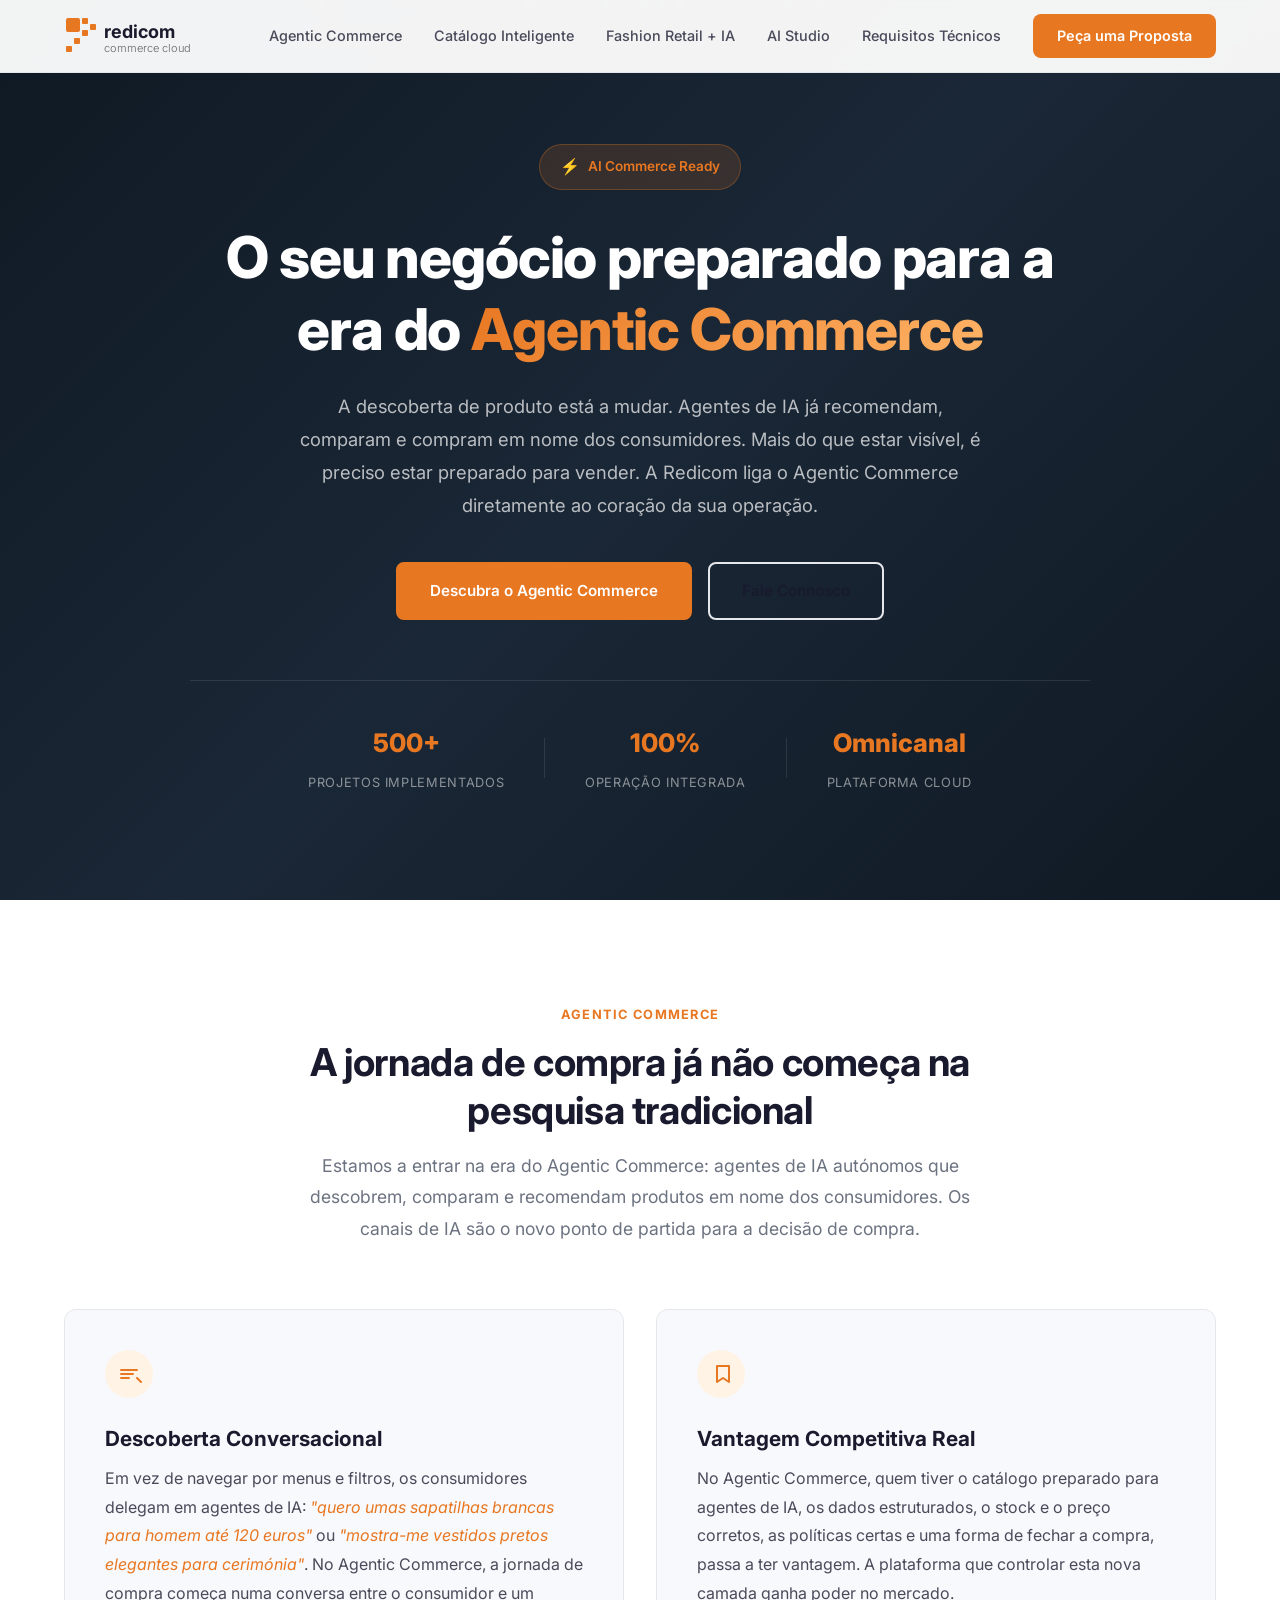
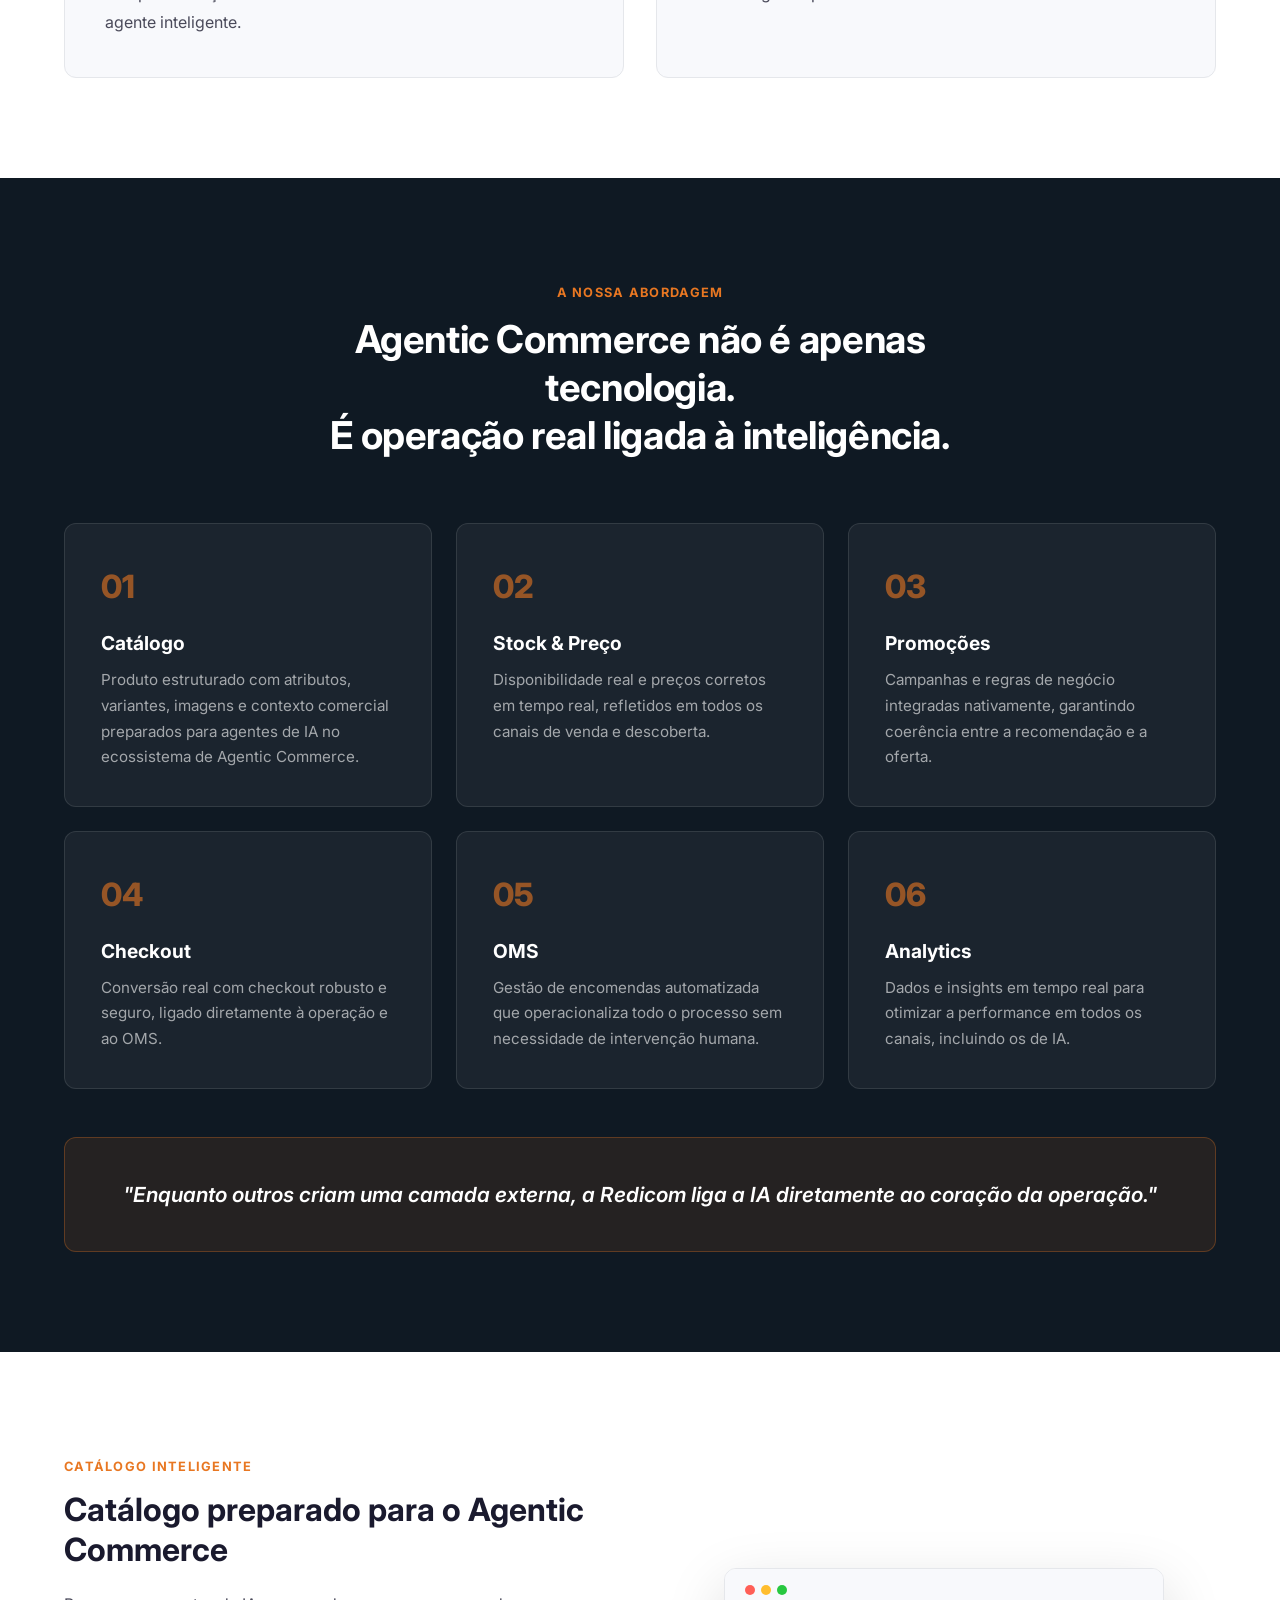
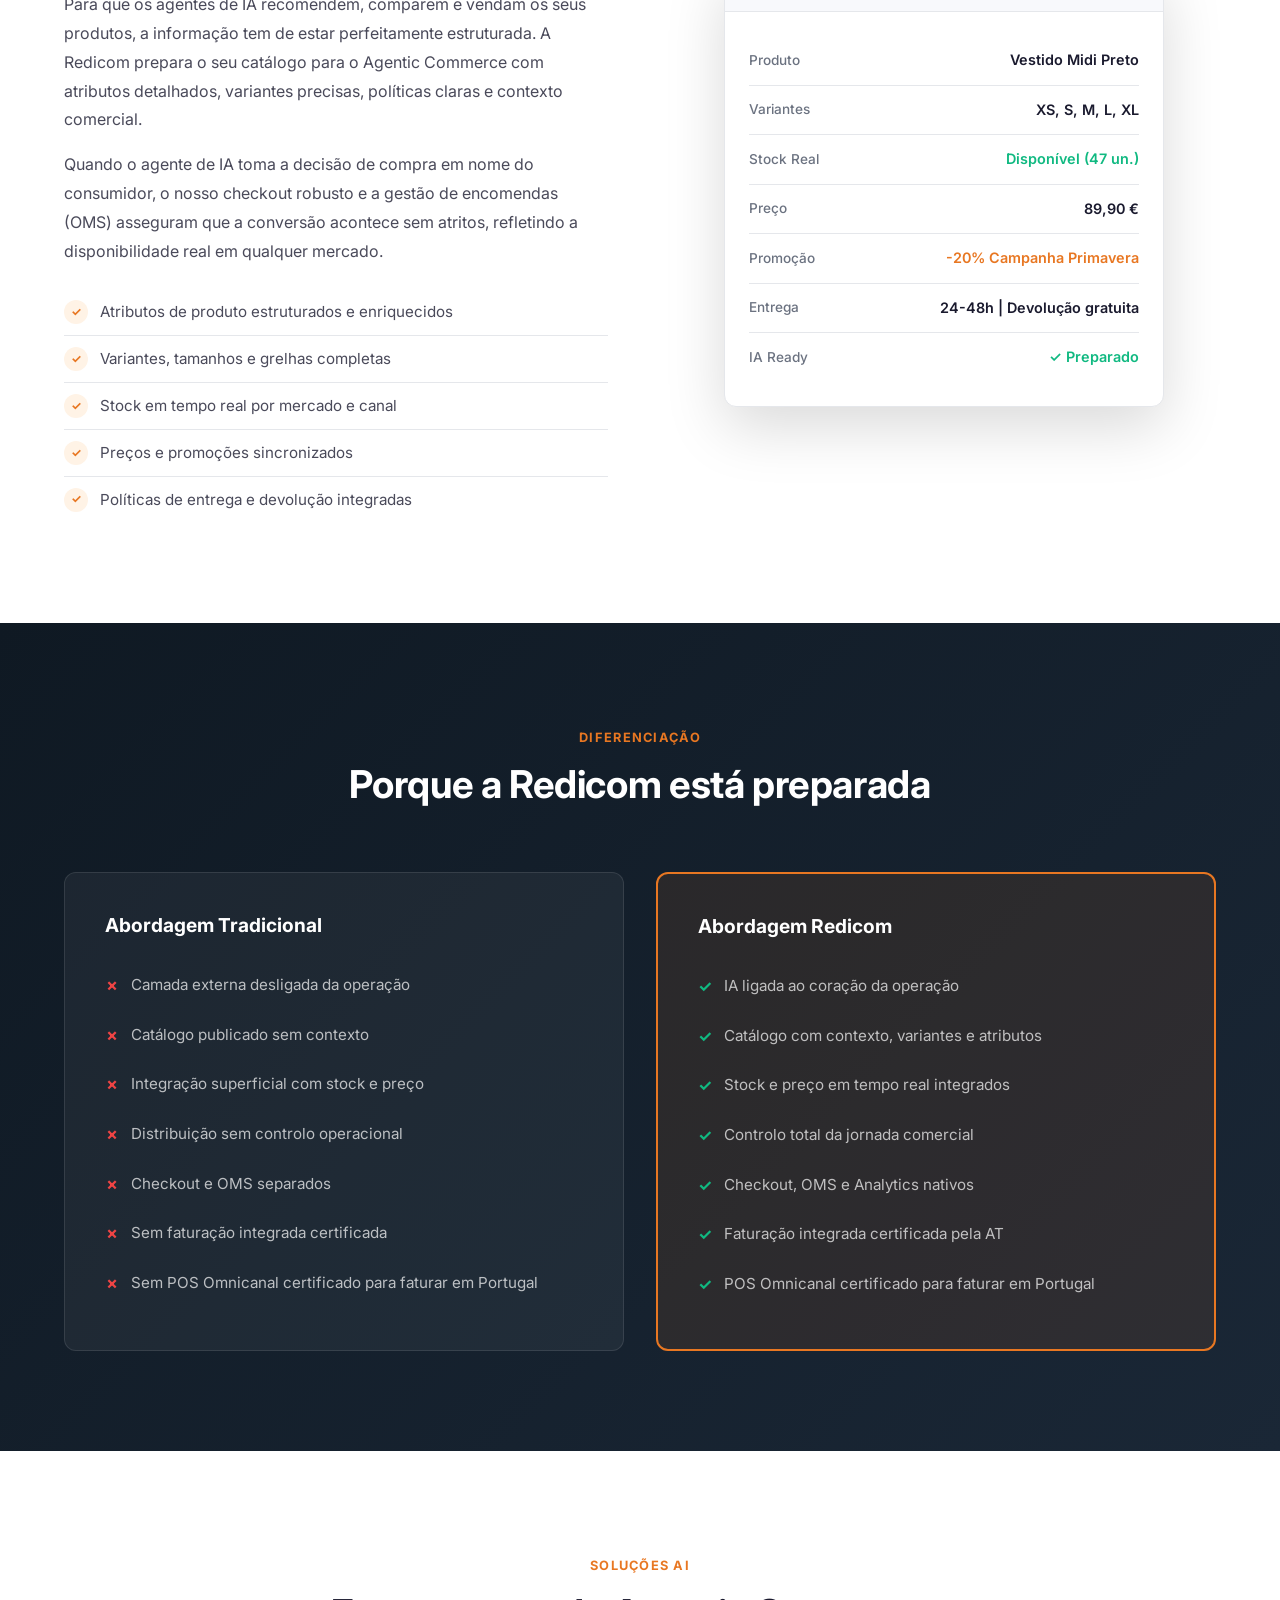
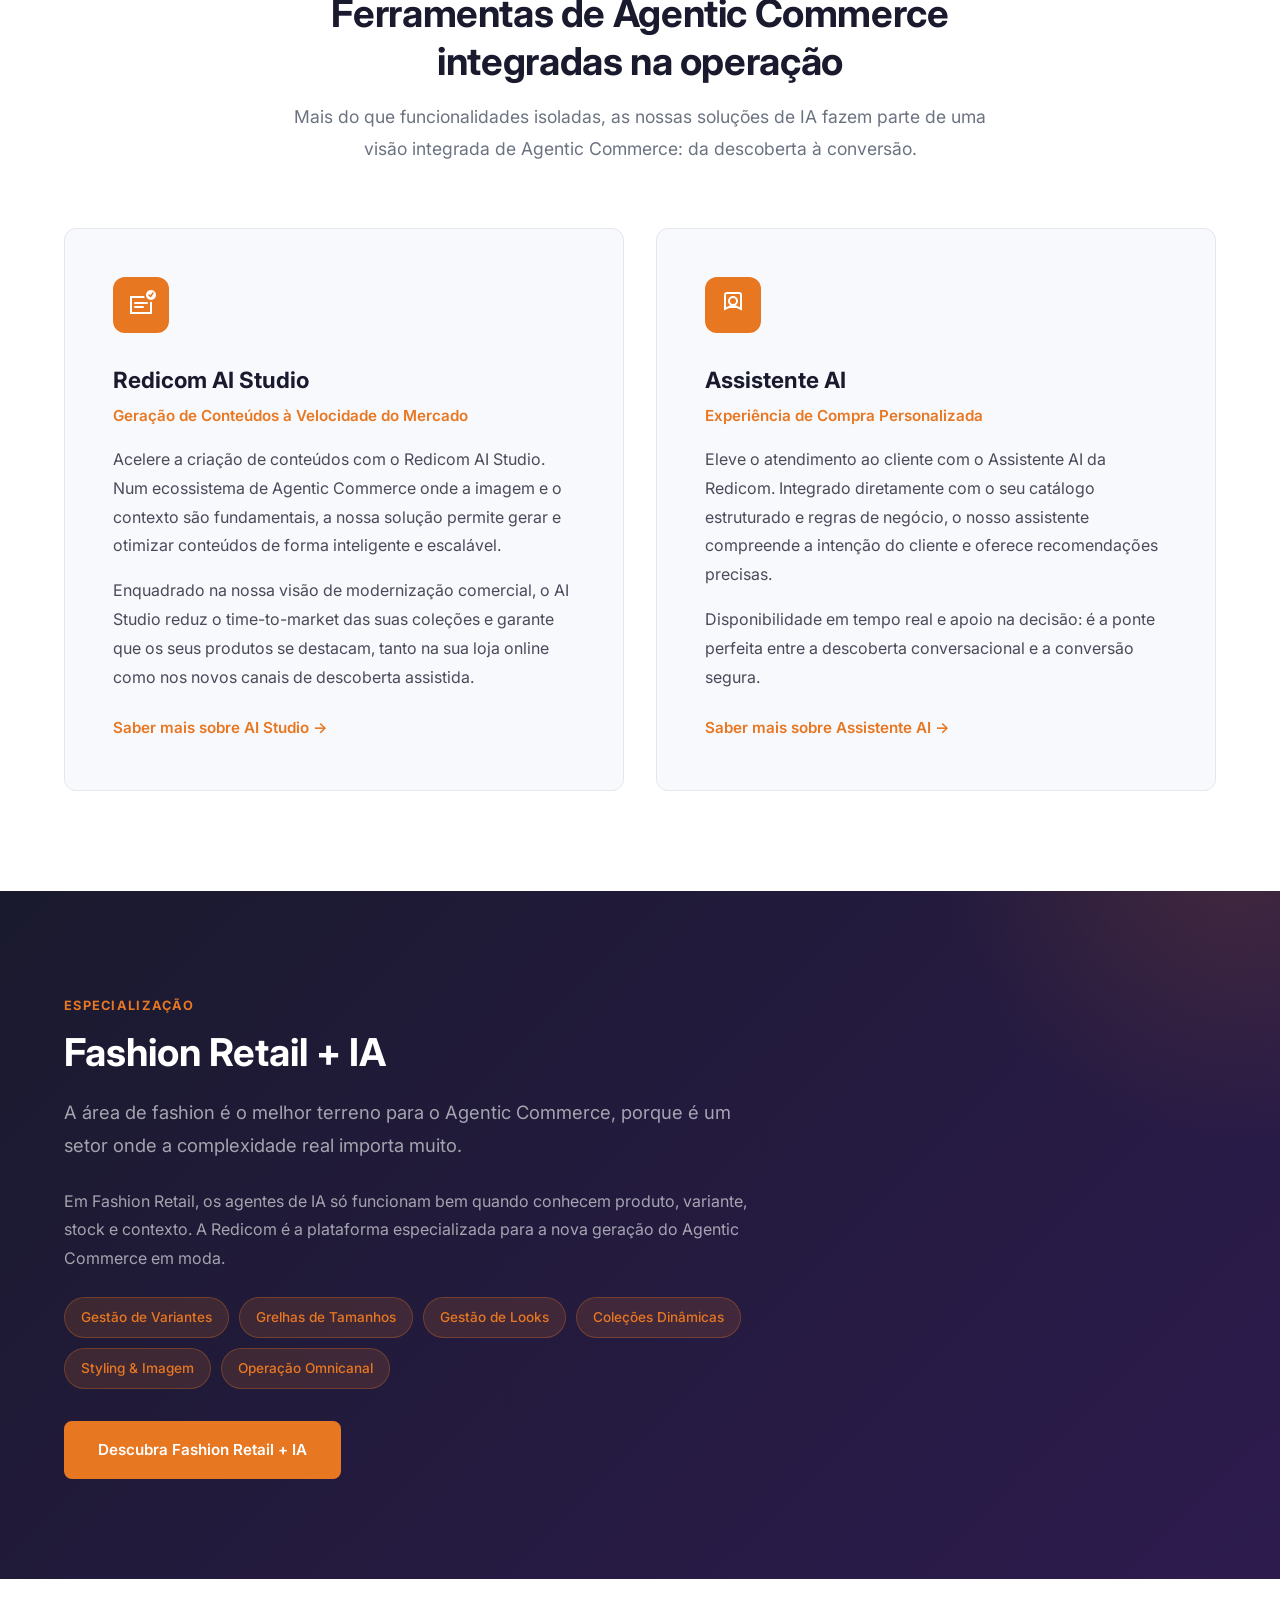
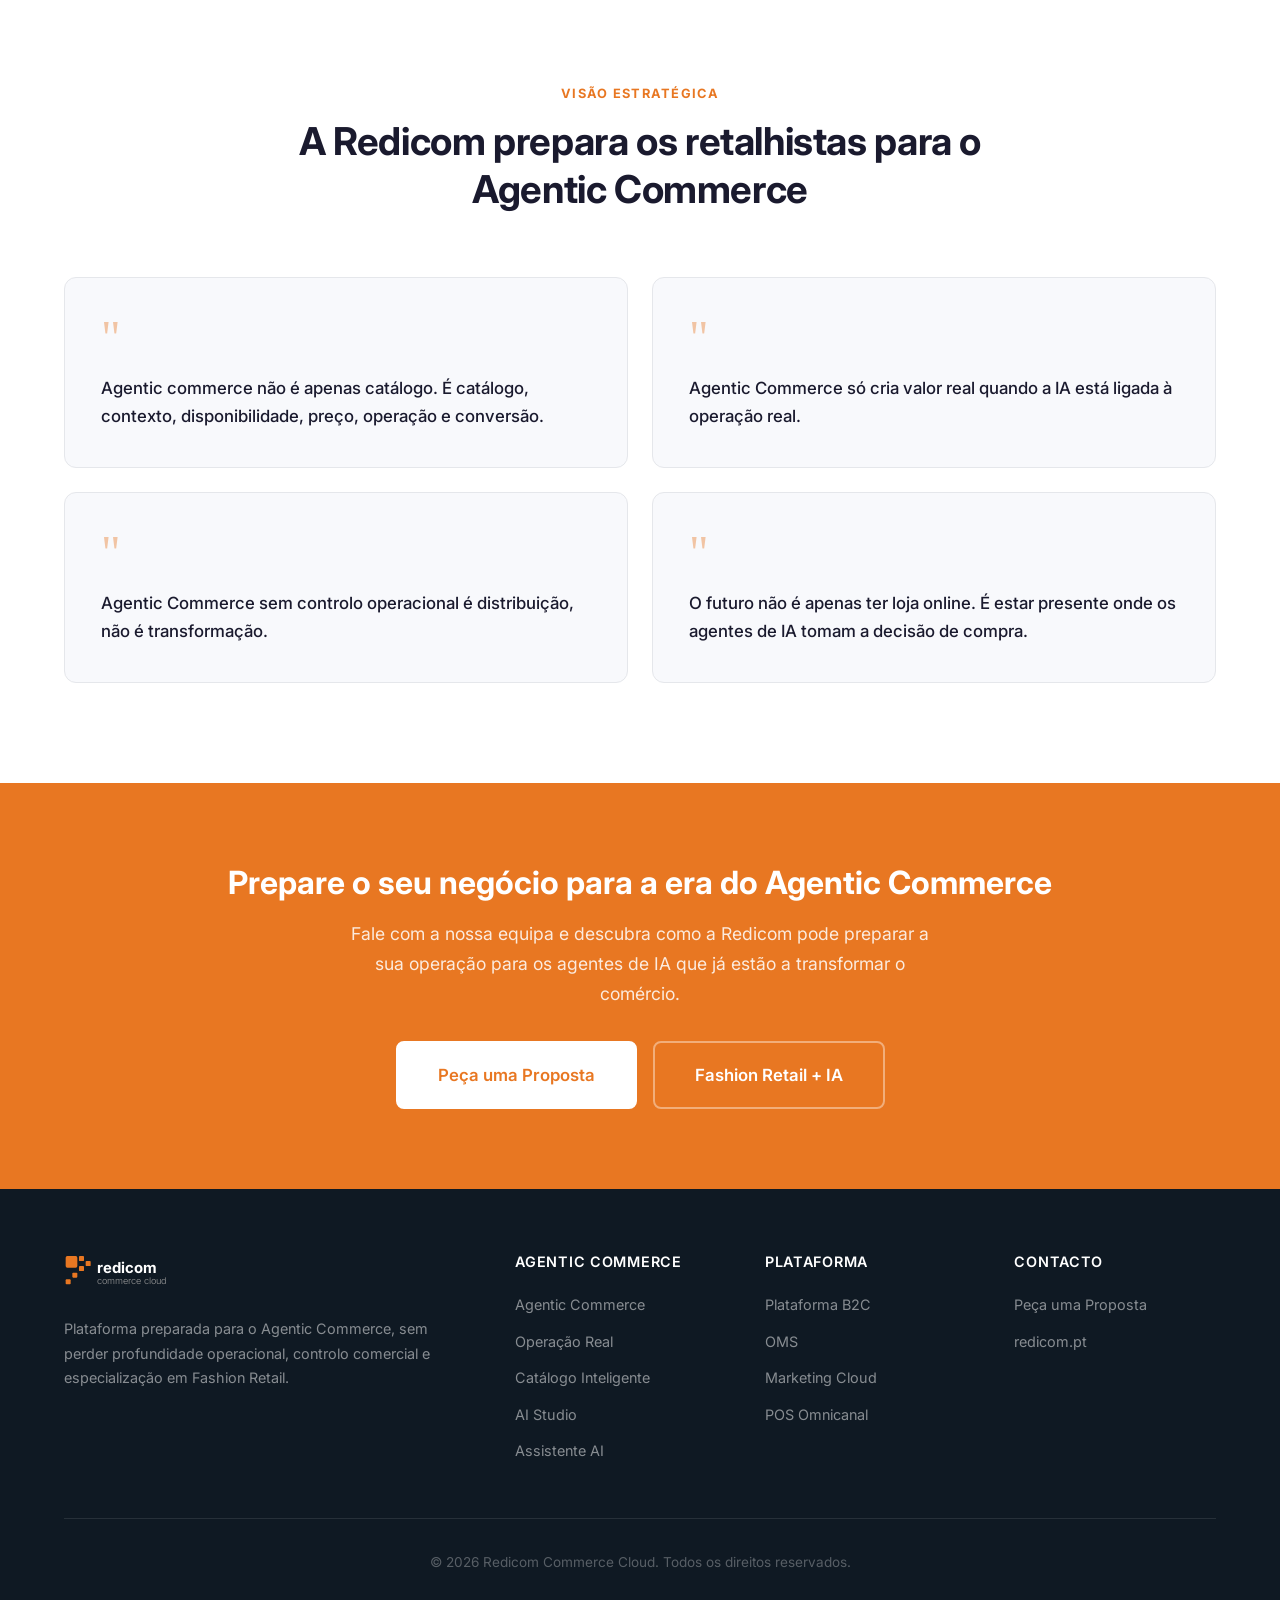
<file: index.html>
<!DOCTYPE html>
<html lang="pt">
<head>
    <meta charset="UTF-8">
    <meta name="viewport" content="width=device-width, initial-scale=1.0">
    <title>AI Commerce Ready | Agentic Commerce | Redicom Commerce Cloud</title>
    <meta name="description" content="Agentic Commerce: prepare a sua operação de retalho para a descoberta e compra assistida por agentes de IA. A Redicom liga a inteligência artificial ao coração da sua operação comercial.">
    <meta name="keywords" content="Agentic Commerce, AI Commerce, Inteligência Artificial, Agentes de IA, E-commerce, Fashion Retail, Redicom">
    <link rel="preconnect" href="https://fonts.googleapis.com">
    <link rel="preconnect" href="https://fonts.gstatic.com" crossorigin>
    <link href="https://fonts.googleapis.com/css2?family=Inter:wght@300;400;500;600;700;800&display=swap" rel="stylesheet">
    <link rel="stylesheet" href="styles.css">
</head>
<body>

    <!-- NAVIGATION -->
    <nav class="navbar" id="navbar">
        <div class="nav-container">
            <a href="https://www.redicom.pt" class="nav-logo">
                <svg width="180" height="40" viewBox="0 0 180 40" fill="none" xmlns="http://www.w3.org/2000/svg">
                    <rect x="2" y="2" width="14" height="14" rx="2" fill="#E87722"/>
                    <rect x="18" y="2" width="6" height="6" rx="1" fill="#E87722"/>
                    <rect x="18" y="14" width="6" height="6" rx="1" fill="#E87722"/>
                    <rect x="26" y="8" width="6" height="6" rx="1" fill="#E87722"/>
                    <rect x="10" y="22" width="6" height="6" rx="1" fill="#E87722"/>
                    <rect x="2" y="30" width="6" height="6" rx="1" fill="#E87722"/>
                    <text x="40" y="22" font-family="Inter, sans-serif" font-size="18" font-weight="700" fill="#1a1a2e">redicom</text>
                    <text x="40" y="36" font-family="Inter, sans-serif" font-size="11" font-weight="300" fill="#666">commerce cloud</text>
                </svg>
            </a>
            <div class="nav-links">
                <a href="#ai-commerce" class="nav-link">Agentic Commerce</a>
                <a href="#catalogo" class="nav-link">Catálogo Inteligente</a>
                <a href="fashion-retail-ia.html" class="nav-link">Fashion Retail + IA</a>
                <a href="ai-studio.html" class="nav-link">AI Studio</a>
                <a href="agentic-storefronts.html" class="nav-link">Requisitos Técnicos</a>
                <a href="https://www.redicom.pt/pt/contactos_203.html" class="nav-link nav-cta">Peça uma Proposta</a>
            </div>
            <button class="nav-toggle" id="navToggle" aria-label="Menu">
                <span></span><span></span><span></span>
            </button>
        </div>
    </nav>

    <!-- HERO SECTION -->
    <section class="hero" id="hero">
        <div class="hero-bg">
            <div class="hero-particles" id="particles"></div>
        </div>
        <div class="hero-content">
            <div class="hero-badge">
                <span class="badge-icon">&#9889;</span> AI Commerce Ready
            </div>
            <h1>O seu negócio preparado para a era do <span class="gradient-text">Agentic Commerce</span></h1>
            <p class="hero-subtitle">A descoberta de produto está a mudar. Agentes de IA já recomendam, comparam e compram em nome dos consumidores. Mais do que estar visível, é preciso estar preparado para vender. A Redicom liga o Agentic Commerce diretamente ao coração da sua operação.</p>
            <div class="hero-actions">
                <a href="#ai-commerce" class="btn btn-primary">Descubra o Agentic Commerce</a>
                <a href="https://www.redicom.pt/pt/contactos_203.html" class="btn btn-outline">Fale Connosco</a>
            </div>
            <div class="hero-stats">
                <div class="stat-item">
                    <span class="stat-number">500+</span>
                    <span class="stat-label">Projetos Implementados</span>
                </div>
                <div class="stat-divider"></div>
                <div class="stat-item">
                    <span class="stat-number">100%</span>
                    <span class="stat-label">Operação Integrada</span>
                </div>
                <div class="stat-divider"></div>
                <div class="stat-item">
                    <span class="stat-number">Omnicanal</span>
                    <span class="stat-label">Plataforma Cloud</span>
                </div>
            </div>
        </div>
    </section>

    <!-- SECTION: A IA COMO NOVO CANAL -->
    <section class="section section-light" id="ai-commerce">
        <div class="container">
            <div class="section-header">
                <span class="section-tag">Agentic Commerce</span>
                <h2>A jornada de compra já não começa na pesquisa tradicional</h2>
                <p class="section-intro">Estamos a entrar na era do Agentic Commerce: agentes de IA autónomos que descobrem, comparam e recomendam produtos em nome dos consumidores. Os canais de IA são o novo ponto de partida para a decisão de compra.</p>
            </div>
            <div class="grid-2col">
                <div class="content-block">
                    <div class="content-icon">
                        <svg width="48" height="48" viewBox="0 0 48 48" fill="none"><circle cx="24" cy="24" r="24" fill="#FFF3E6"/><path d="M16 20h16M16 24h12M16 28h8M32 28l4 4" stroke="#E87722" stroke-width="2" stroke-linecap="round"/></svg>
                    </div>
                    <h3>Descoberta Conversacional</h3>
                    <p>Em vez de navegar por menus e filtros, os consumidores delegam em agentes de IA: <em>"quero umas sapatilhas brancas para homem até 120 euros"</em> ou <em>"mostra-me vestidos pretos elegantes para cerimónia"</em>. No Agentic Commerce, a jornada de compra começa numa conversa entre o consumidor e um agente inteligente.</p>
                </div>
                <div class="content-block">
                    <div class="content-icon">
                        <svg width="48" height="48" viewBox="0 0 48 48" fill="none"><circle cx="24" cy="24" r="24" fill="#FFF3E6"/><path d="M20 16v16l6-4 6 4V16H20z" stroke="#E87722" stroke-width="2" stroke-linecap="round" stroke-linejoin="round"/></svg>
                    </div>
                    <h3>Vantagem Competitiva Real</h3>
                    <p>No Agentic Commerce, quem tiver o catálogo preparado para agentes de IA, os dados estruturados, o stock e o preço corretos, as políticas certas e uma forma de fechar a compra, passa a ter vantagem. A plataforma que controlar esta nova camada ganha poder no mercado.</p>
                </div>
            </div>
        </div>
    </section>

    <!-- SECTION: OPERAÇÃO REAL -->
    <section class="section section-dark" id="operacao">
        <div class="container">
            <div class="section-header section-header-light">
                <span class="section-tag section-tag-light">A Nossa Abordagem</span>
                <h2>Agentic Commerce não é apenas tecnologia.<br>É operação real ligada à inteligência.</h2>
            </div>
            <div class="approach-grid">
                <div class="approach-card">
                    <div class="approach-number">01</div>
                    <h3>Catálogo</h3>
                    <p>Produto estruturado com atributos, variantes, imagens e contexto comercial preparados para agentes de IA no ecossistema de Agentic Commerce.</p>
                </div>
                <div class="approach-card">
                    <div class="approach-number">02</div>
                    <h3>Stock & Preço</h3>
                    <p>Disponibilidade real e preços corretos em tempo real, refletidos em todos os canais de venda e descoberta.</p>
                </div>
                <div class="approach-card">
                    <div class="approach-number">03</div>
                    <h3>Promoções</h3>
                    <p>Campanhas e regras de negócio integradas nativamente, garantindo coerência entre a recomendação e a oferta.</p>
                </div>
                <div class="approach-card">
                    <div class="approach-number">04</div>
                    <h3>Checkout</h3>
                    <p>Conversão real com checkout robusto e seguro, ligado diretamente à operação e ao OMS.</p>
                </div>
                <div class="approach-card">
                    <div class="approach-number">05</div>
                    <h3>OMS</h3>
                    <p>Gestão de encomendas automatizada que operacionaliza todo o processo sem necessidade de intervenção humana.</p>
                </div>
                <div class="approach-card">
                    <div class="approach-number">06</div>
                    <h3>Analytics</h3>
                    <p>Dados e insights em tempo real para otimizar a performance em todos os canais, incluindo os de IA.</p>
                </div>
            </div>
            <div class="highlight-box">
                <blockquote>
                    "Enquanto outros criam uma camada externa, a Redicom liga a IA diretamente ao coração da operação."
                </blockquote>
            </div>
        </div>
    </section>

    <!-- SECTION: CATÁLOGO INTELIGENTE -->
    <section class="section section-light" id="catalogo">
        <div class="container">
            <div class="split-content">
                <div class="split-text">
                    <span class="section-tag">Catálogo Inteligente</span>
                    <h2>Catálogo preparado para o Agentic Commerce</h2>
                    <p>Para que os agentes de IA recomendem, comparem e vendam os seus produtos, a informação tem de estar perfeitamente estruturada. A Redicom prepara o seu catálogo para o Agentic Commerce com atributos detalhados, variantes precisas, políticas claras e contexto comercial.</p>
                    <p>Quando o agente de IA toma a decisão de compra em nome do consumidor, o nosso checkout robusto e a gestão de encomendas (OMS) asseguram que a conversão acontece sem atritos, refletindo a disponibilidade real em qualquer mercado.</p>
                    <ul class="feature-list">
                        <li>
                            <span class="feature-check">&#10003;</span>
                            <span>Atributos de produto estruturados e enriquecidos</span>
                        </li>
                        <li>
                            <span class="feature-check">&#10003;</span>
                            <span>Variantes, tamanhos e grelhas completas</span>
                        </li>
                        <li>
                            <span class="feature-check">&#10003;</span>
                            <span>Stock em tempo real por mercado e canal</span>
                        </li>
                        <li>
                            <span class="feature-check">&#10003;</span>
                            <span>Preços e promoções sincronizados</span>
                        </li>
                        <li>
                            <span class="feature-check">&#10003;</span>
                            <span>Políticas de entrega e devolução integradas</span>
                        </li>
                    </ul>
                </div>
                <div class="split-visual">
                    <div class="visual-card">
                        <div class="visual-card-header">
                            <span class="visual-dot"></span>
                            <span class="visual-dot"></span>
                            <span class="visual-dot"></span>
                        </div>
                        <div class="visual-card-body">
                            <div class="visual-item">
                                <span class="visual-label">Produto</span>
                                <span class="visual-value">Vestido Midi Preto</span>
                            </div>
                            <div class="visual-item">
                                <span class="visual-label">Variantes</span>
                                <span class="visual-value">XS, S, M, L, XL</span>
                            </div>
                            <div class="visual-item">
                                <span class="visual-label">Stock Real</span>
                                <span class="visual-value visual-value-green">Disponível (47 un.)</span>
                            </div>
                            <div class="visual-item">
                                <span class="visual-label">Preço</span>
                                <span class="visual-value">89,90 &euro;</span>
                            </div>
                            <div class="visual-item">
                                <span class="visual-label">Promoção</span>
                                <span class="visual-value visual-value-orange">-20% Campanha Primavera</span>
                            </div>
                            <div class="visual-item">
                                <span class="visual-label">Entrega</span>
                                <span class="visual-value">24-48h | Devolução gratuita</span>
                            </div>
                            <div class="visual-item">
                                <span class="visual-label">IA Ready</span>
                                <span class="visual-value visual-value-green">&#10003; Preparado</span>
                            </div>
                        </div>
                    </div>
                </div>
            </div>
        </div>
    </section>

    <!-- SECTION: DIFERENCIAÇÃO -->
    <section class="section section-accent" id="diferenciacao">
        <div class="container">
            <div class="section-header section-header-light">
                <span class="section-tag section-tag-light">Diferenciação</span>
                <h2>Porque a Redicom está preparada</h2>
            </div>
            <div class="comparison-grid">
                <div class="comparison-col comparison-others">
                    <h3>Abordagem Tradicional</h3>
                    <ul>
                        <li><span class="x-mark">&#10007;</span> Camada externa desligada da operação</li>
                        <li><span class="x-mark">&#10007;</span> Catálogo publicado sem contexto</li>
                        <li><span class="x-mark">&#10007;</span> Integração superficial com stock e preço</li>
                        <li><span class="x-mark">&#10007;</span> Distribuição sem controlo operacional</li>
                        <li><span class="x-mark">&#10007;</span> Checkout e OMS separados</li>
                        <li><span class="x-mark">&#10007;</span> Sem faturação integrada certificada</li>
                        <li><span class="x-mark">&#10007;</span> Sem POS Omnicanal certificado para faturar em Portugal</li>
                    </ul>
                </div>
                <div class="comparison-col comparison-redicom">
                    <h3>Abordagem Redicom</h3>
                    <ul>
                        <li><span class="check-mark">&#10003;</span> IA ligada ao coração da operação</li>
                        <li><span class="check-mark">&#10003;</span> Catálogo com contexto, variantes e atributos</li>
                        <li><span class="check-mark">&#10003;</span> Stock e preço em tempo real integrados</li>
                        <li><span class="check-mark">&#10003;</span> Controlo total da jornada comercial</li>
                        <li><span class="check-mark">&#10003;</span> Checkout, OMS e Analytics nativos</li>
                        <li><span class="check-mark">&#10003;</span> Faturação integrada certificada pela AT</li>
                        <li><span class="check-mark">&#10003;</span> POS Omnicanal certificado para faturar em Portugal</li>
                    </ul>
                </div>
            </div>
        </div>
    </section>

    <!-- SECTION: AI STUDIO & ASSISTENTE -->
    <section class="section section-light" id="ai-studio">
        <div class="container">
            <div class="section-header">
                <span class="section-tag">Soluções AI</span>
                <h2>Ferramentas de Agentic Commerce integradas na operação</h2>
                <p class="section-intro">Mais do que funcionalidades isoladas, as nossas soluções de IA fazem parte de uma visão integrada de Agentic Commerce: da descoberta à conversão.</p>
            </div>
            <div class="grid-2col">
                <div class="solution-card">
                    <div class="solution-icon">
                        <svg width="56" height="56" viewBox="0 0 56 56" fill="none"><rect width="56" height="56" rx="12" fill="#E87722"/><path d="M18 20h20v16H18V20z" stroke="#fff" stroke-width="2"/><path d="M22 26h12M22 30h8" stroke="#fff" stroke-width="2" stroke-linecap="round"/><circle cx="38" cy="18" r="6" fill="#fff" stroke="#E87722" stroke-width="2"/><path d="M36 18l1.5 1.5L40 16" stroke="#E87722" stroke-width="1.5" stroke-linecap="round" stroke-linejoin="round"/></svg>
                    </div>
                    <h3>Redicom AI Studio</h3>
                    <p class="solution-tagline">Geração de Conteúdos à Velocidade do Mercado</p>
                    <p>Acelere a criação de conteúdos com o Redicom AI Studio. Num ecossistema de Agentic Commerce onde a imagem e o contexto são fundamentais, a nossa solução permite gerar e otimizar conteúdos de forma inteligente e escalável.</p>
                    <p>Enquadrado na nossa visão de modernização comercial, o AI Studio reduz o time-to-market das suas coleções e garante que os seus produtos se destacam, tanto na sua loja online como nos novos canais de descoberta assistida.</p>
                    <a href="#" class="solution-link">Saber mais sobre AI Studio &rarr;</a>
                </div>
                <div class="solution-card">
                    <div class="solution-icon">
                        <svg width="56" height="56" viewBox="0 0 56 56" fill="none"><rect width="56" height="56" rx="12" fill="#E87722"/><path d="M20 18c0-1.1.9-2 2-2h12a2 2 0 012 2v14l-8-4-8 4V18z" stroke="#fff" stroke-width="2"/><circle cx="28" cy="24" r="4" stroke="#fff" stroke-width="2"/><path d="M25 30h6" stroke="#fff" stroke-width="2" stroke-linecap="round"/></svg>
                    </div>
                    <h3>Assistente AI</h3>
                    <p class="solution-tagline">Experiência de Compra Personalizada</p>
                    <p>Eleve o atendimento ao cliente com o Assistente AI da Redicom. Integrado diretamente com o seu catálogo estruturado e regras de negócio, o nosso assistente compreende a intenção do cliente e oferece recomendações precisas.</p>
                    <p>Disponibilidade em tempo real e apoio na decisão: é a ponte perfeita entre a descoberta conversacional e a conversão segura.</p>
                    <a href="#" class="solution-link">Saber mais sobre Assistente AI &rarr;</a>
                </div>
            </div>
        </div>
    </section>

    <!-- SECTION: FASHION RETAIL TEASER -->
    <section class="section section-fashion" id="fashion">
        <div class="container">
            <div class="fashion-content">
                <div class="fashion-text">
                    <span class="section-tag section-tag-light">Especialização</span>
                    <h2>Fashion Retail + IA</h2>
                    <p class="fashion-lead">A área de fashion é o melhor terreno para o Agentic Commerce, porque é um setor onde a complexidade real importa muito.</p>
                    <p>Em Fashion Retail, os agentes de IA só funcionam bem quando conhecem produto, variante, stock e contexto. A Redicom é a plataforma especializada para a nova geração do Agentic Commerce em moda.</p>
                    <div class="fashion-features">
                        <span class="fashion-tag">Gestão de Variantes</span>
                        <span class="fashion-tag">Grelhas de Tamanhos</span>
                        <span class="fashion-tag">Gestão de Looks</span>
                        <span class="fashion-tag">Coleções Dinâmicas</span>
                        <span class="fashion-tag">Styling & Imagem</span>
                        <span class="fashion-tag">Operação Omnicanal</span>
                    </div>
                    <a href="fashion-retail-ia.html" class="btn btn-primary">Descubra Fashion Retail + IA</a>
                </div>
            </div>
        </div>
    </section>

    <!-- SECTION: POSICIONAMENTO -->
    <section class="section section-light" id="posicionamento">
        <div class="container">
            <div class="section-header">
                <span class="section-tag">Visão Estratégica</span>
                <h2>A Redicom prepara os retalhistas para o Agentic Commerce</h2>
            </div>
            <div class="quotes-grid">
                <div class="quote-card">
                    <div class="quote-icon">"</div>
                    <p>Agentic commerce não é apenas catálogo. É catálogo, contexto, disponibilidade, preço, operação e conversão.</p>
                </div>
                <div class="quote-card">
                    <div class="quote-icon">"</div>
                    <p>Agentic Commerce só cria valor real quando a IA está ligada à operação real.</p>
                </div>
                <div class="quote-card">
                    <div class="quote-icon">"</div>
                    <p>Agentic Commerce sem controlo operacional é distribuição, não é transformação.</p>
                </div>
                <div class="quote-card">
                    <div class="quote-icon">"</div>
                    <p>O futuro não é apenas ter loja online. É estar presente onde os agentes de IA tomam a decisão de compra.</p>
                </div>
            </div>
        </div>
    </section>

    <!-- CTA SECTION -->
    <section class="section section-cta">
        <div class="container">
            <div class="cta-content">
                <h2>Prepare o seu negócio para a era do Agentic Commerce</h2>
                <p>Fale com a nossa equipa e descubra como a Redicom pode preparar a sua operação para os agentes de IA que já estão a transformar o comércio.</p>
                <div class="cta-actions">
                    <a href="https://www.redicom.pt/pt/contactos_203.html" class="btn btn-primary btn-large">Peça uma Proposta</a>
                    <a href="fashion-retail-ia.html" class="btn btn-outline-light btn-large">Fashion Retail + IA</a>
                </div>
            </div>
        </div>
    </section>

    <!-- FOOTER -->
    <footer class="footer">
        <div class="container">
            <div class="footer-grid">
                <div class="footer-brand">
                    <svg width="150" height="36" viewBox="0 0 180 40" fill="none" xmlns="http://www.w3.org/2000/svg">
                        <rect x="2" y="2" width="14" height="14" rx="2" fill="#E87722"/>
                        <rect x="18" y="2" width="6" height="6" rx="1" fill="#E87722"/>
                        <rect x="18" y="14" width="6" height="6" rx="1" fill="#E87722"/>
                        <rect x="26" y="8" width="6" height="6" rx="1" fill="#E87722"/>
                        <rect x="10" y="22" width="6" height="6" rx="1" fill="#E87722"/>
                        <rect x="2" y="30" width="6" height="6" rx="1" fill="#E87722"/>
                        <text x="40" y="22" font-family="Inter, sans-serif" font-size="18" font-weight="700" fill="#fff">redicom</text>
                        <text x="40" y="36" font-family="Inter, sans-serif" font-size="11" font-weight="300" fill="#999">commerce cloud</text>
                    </svg>
                    <p class="footer-desc">Plataforma preparada para o Agentic Commerce, sem perder profundidade operacional, controlo comercial e especialização em Fashion Retail.</p>
                </div>
                <div class="footer-links">
                    <h4>Agentic Commerce</h4>
                    <a href="#ai-commerce">Agentic Commerce</a>
                    <a href="#operacao">Operação Real</a>
                    <a href="#catalogo">Catálogo Inteligente</a>
                    <a href="#ai-studio">AI Studio</a>
                    <a href="#ai-studio">Assistente AI</a>
                </div>
                <div class="footer-links">
                    <h4>Plataforma</h4>
                    <a href="https://www.redicom.pt/pt/plataforma-b2c_670.html">Plataforma B2C</a>
                    <a href="https://www.redicom.pt/pt/plataforma-oms_663.html">OMS</a>
                    <a href="https://www.redicom.pt/pt/marketing-cloud/campanhas-automatizadas_717.html">Marketing Cloud</a>
                    <a href="https://www.redicom.pt">POS Omnicanal</a>
                </div>
                <div class="footer-links">
                    <h4>Contacto</h4>
                    <a href="https://www.redicom.pt/pt/contactos_203.html">Peça uma Proposta</a>
                    <a href="https://www.redicom.pt">redicom.pt</a>
                </div>
            </div>
            <div class="footer-bottom">
                <p>&copy; 2026 Redicom Commerce Cloud. Todos os direitos reservados.</p>
            </div>
        </div>
    </footer>

    <script src="script.js"></script>
</body>
</html>
</file>
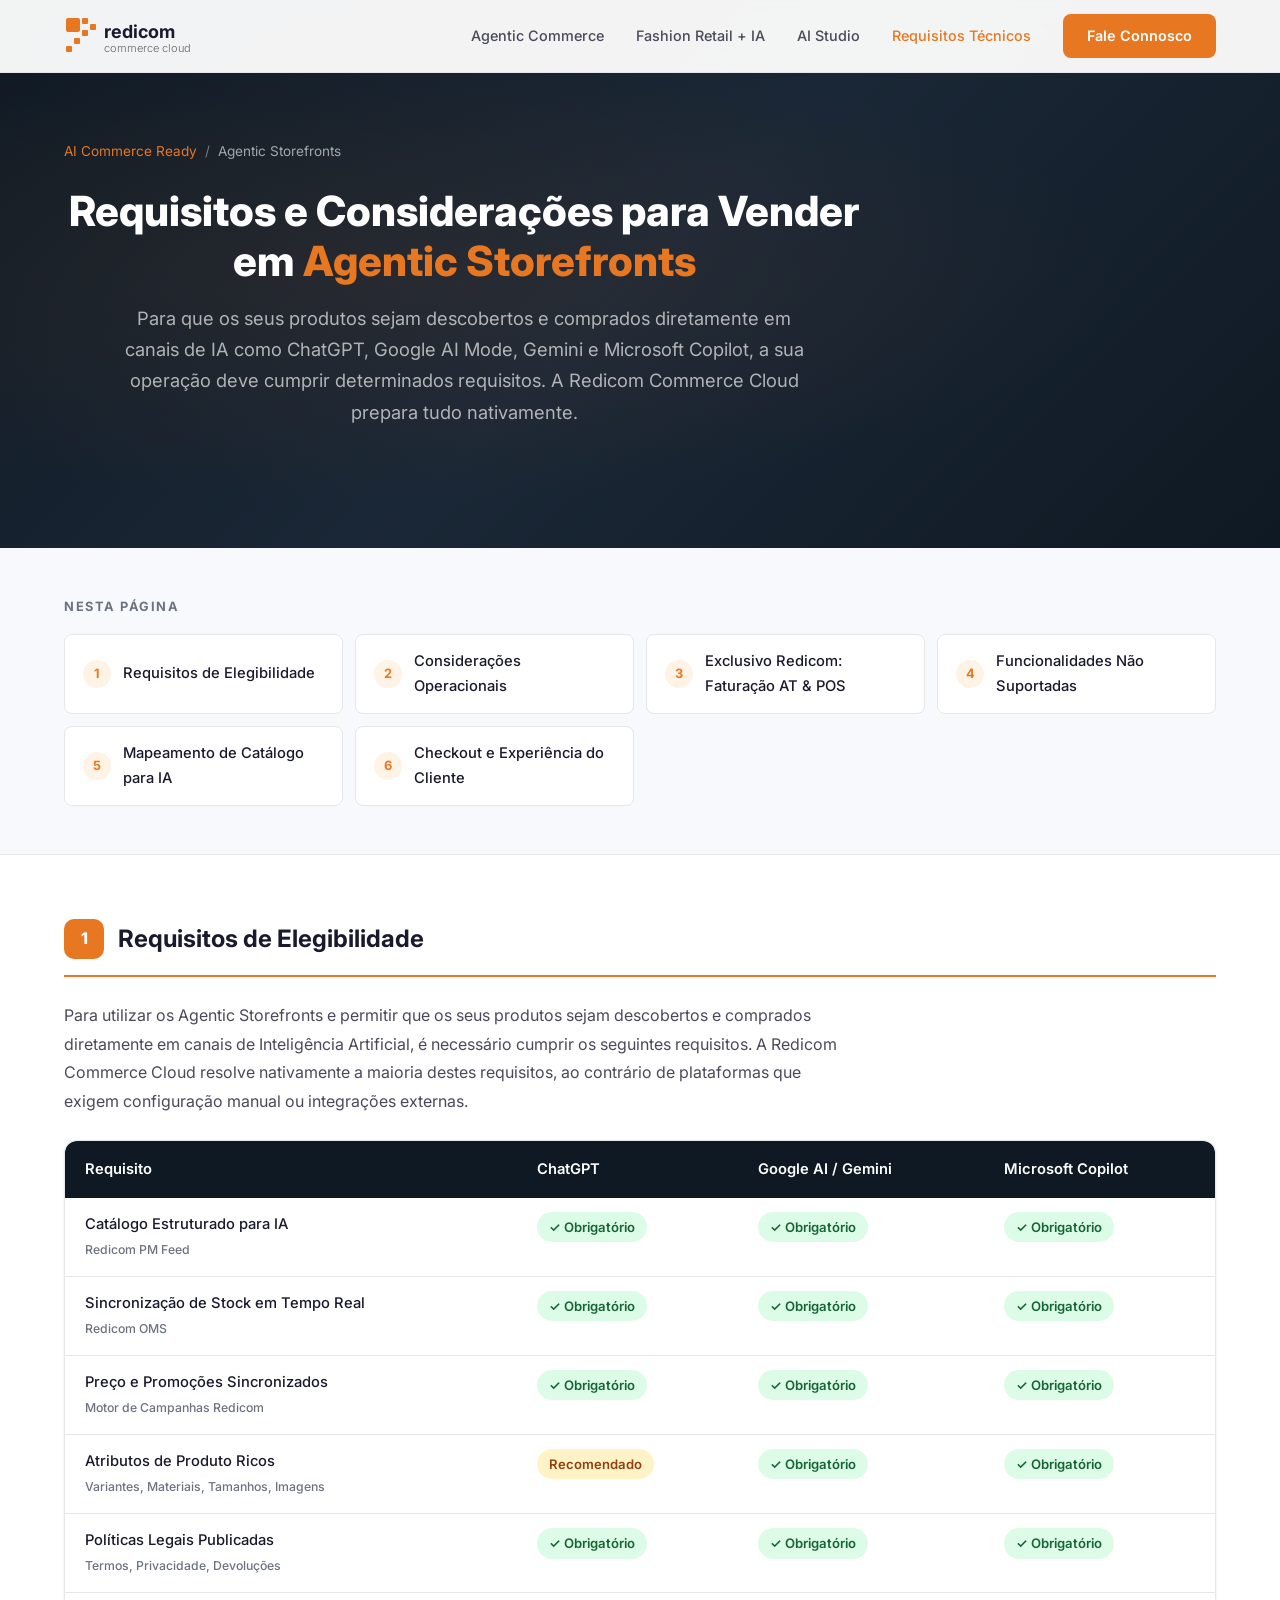
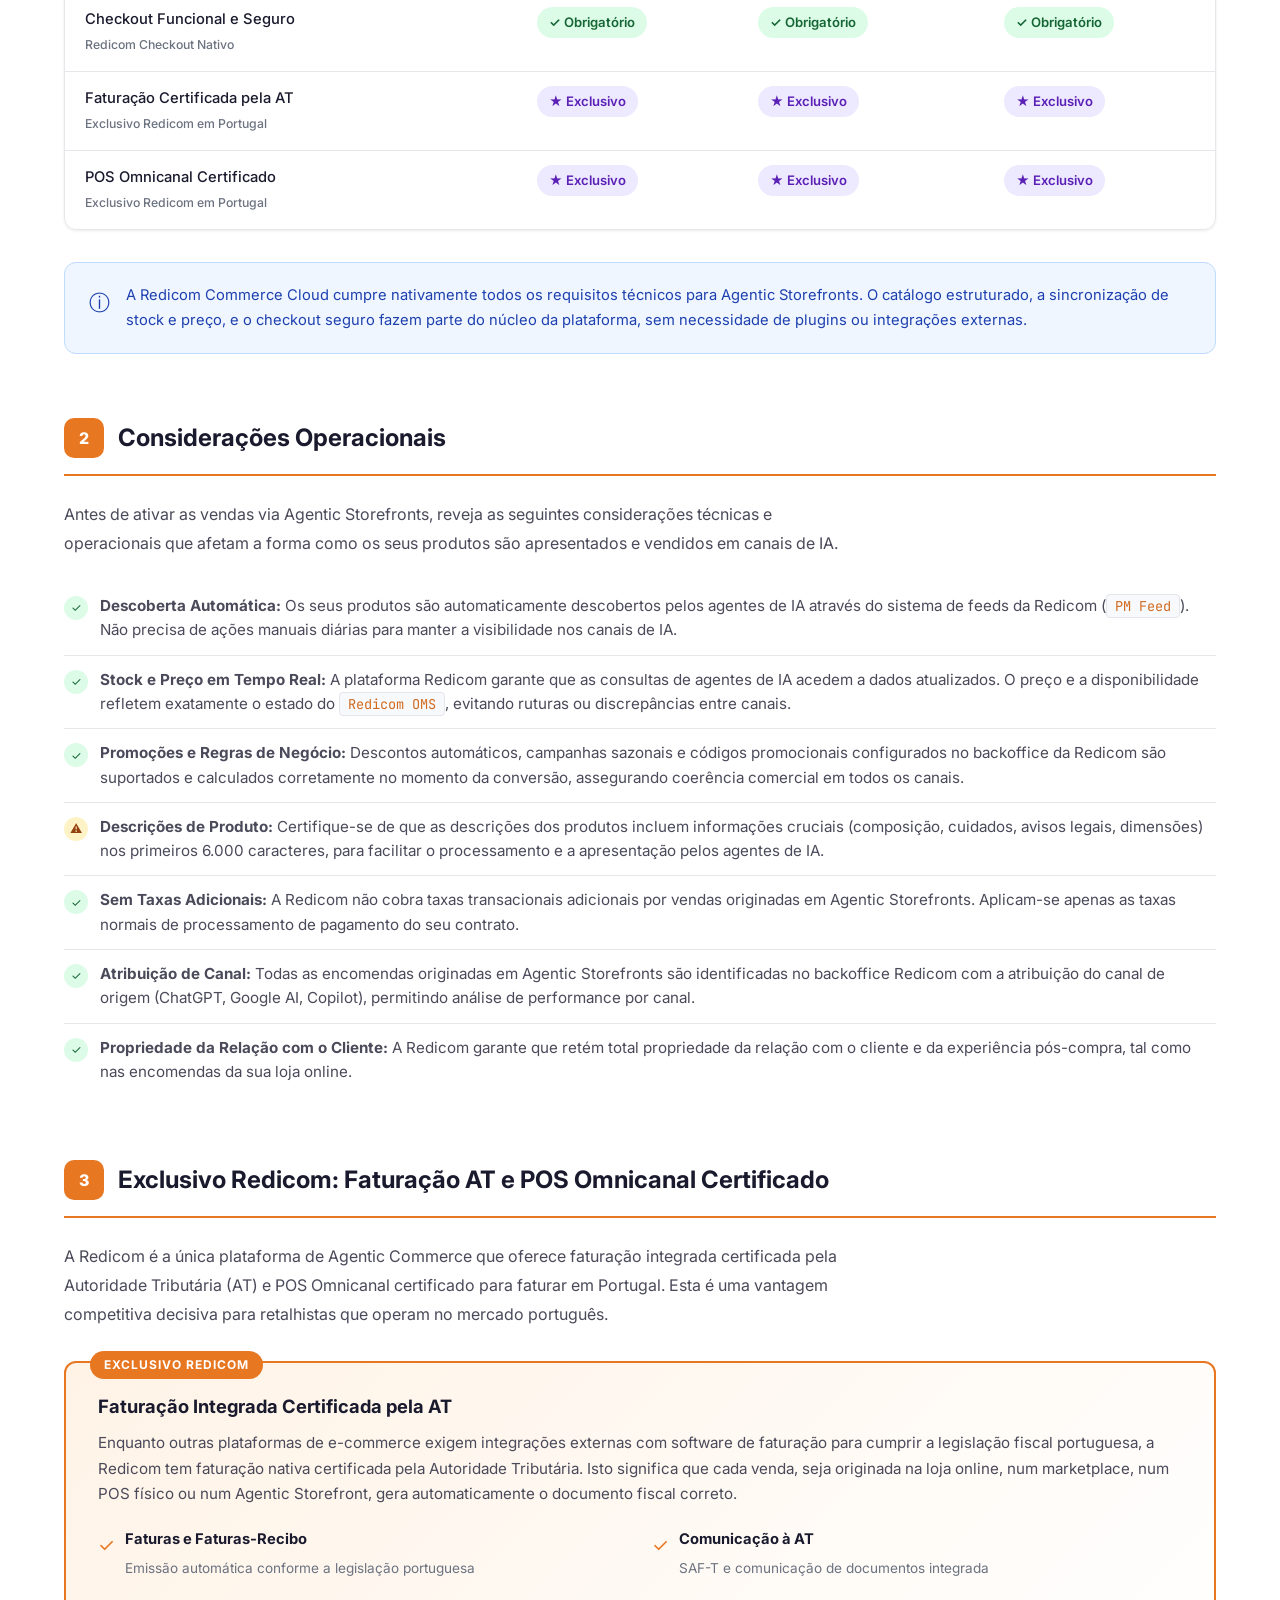
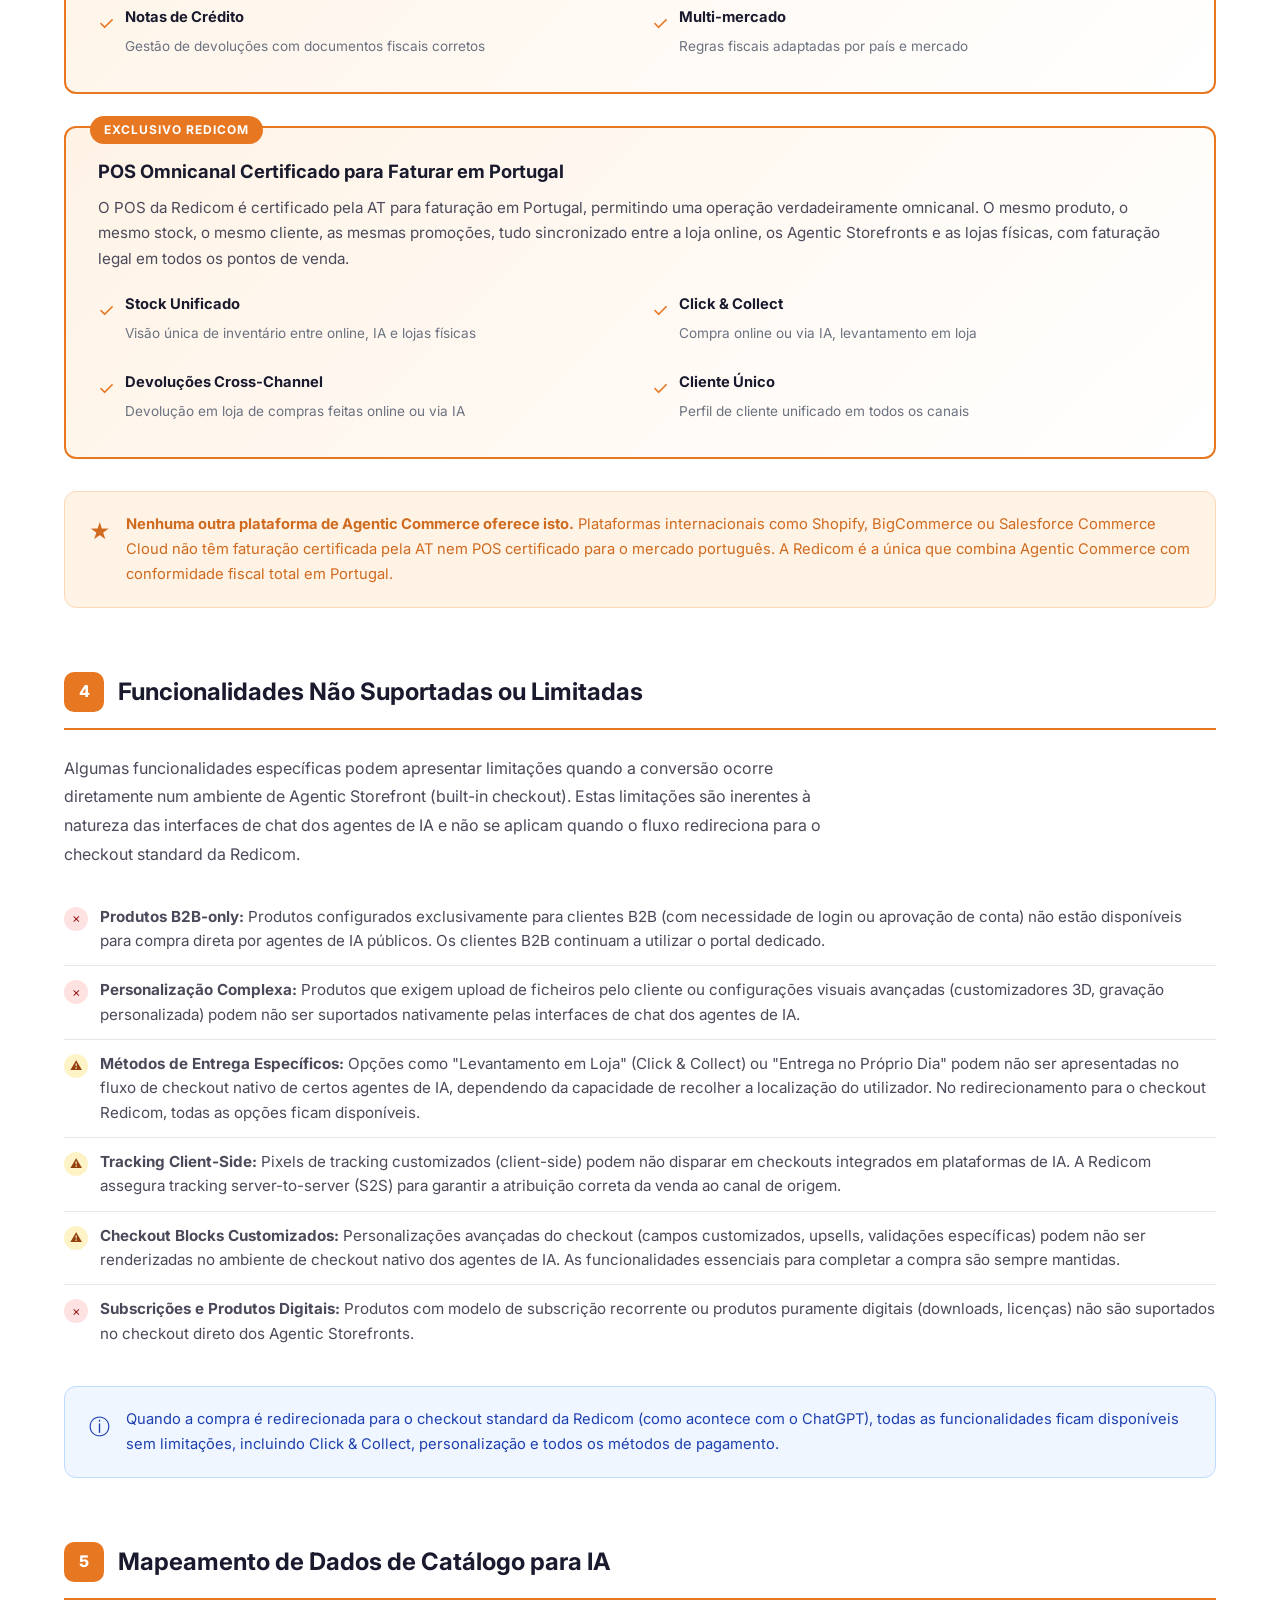
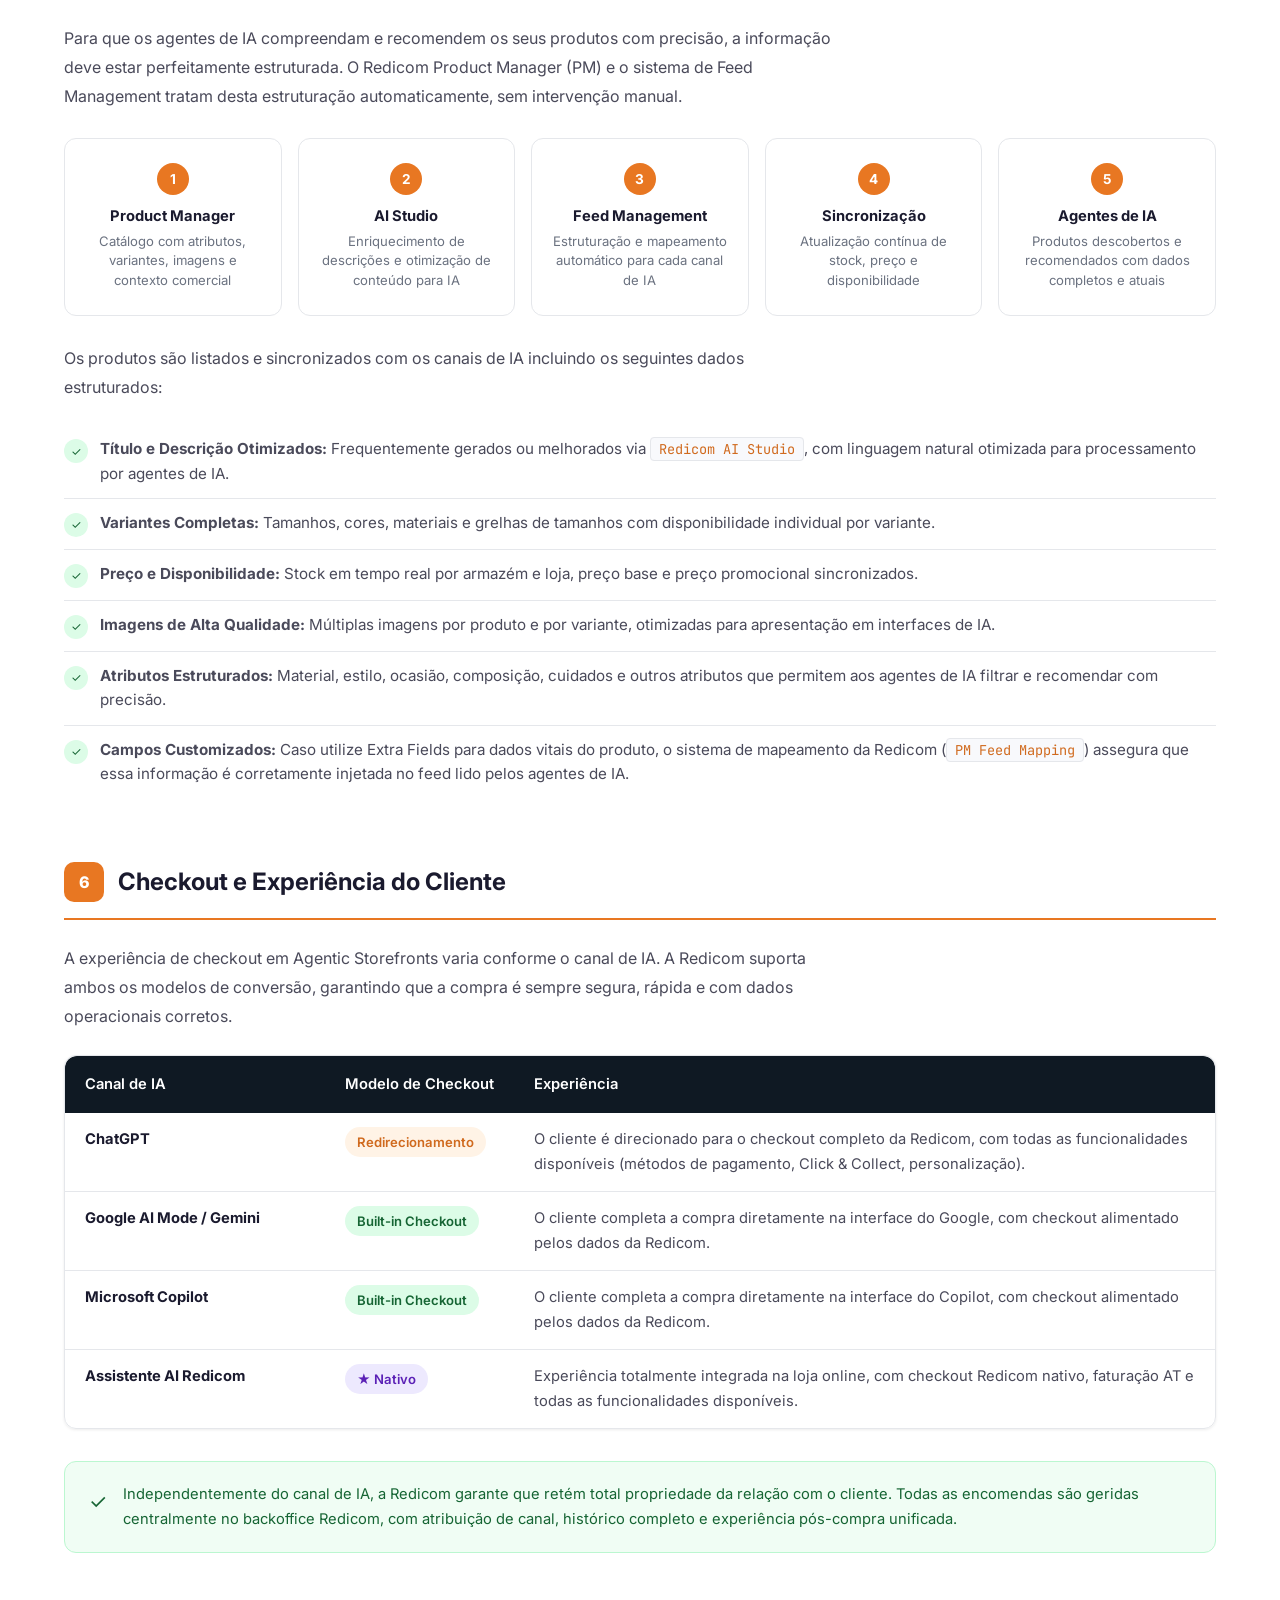
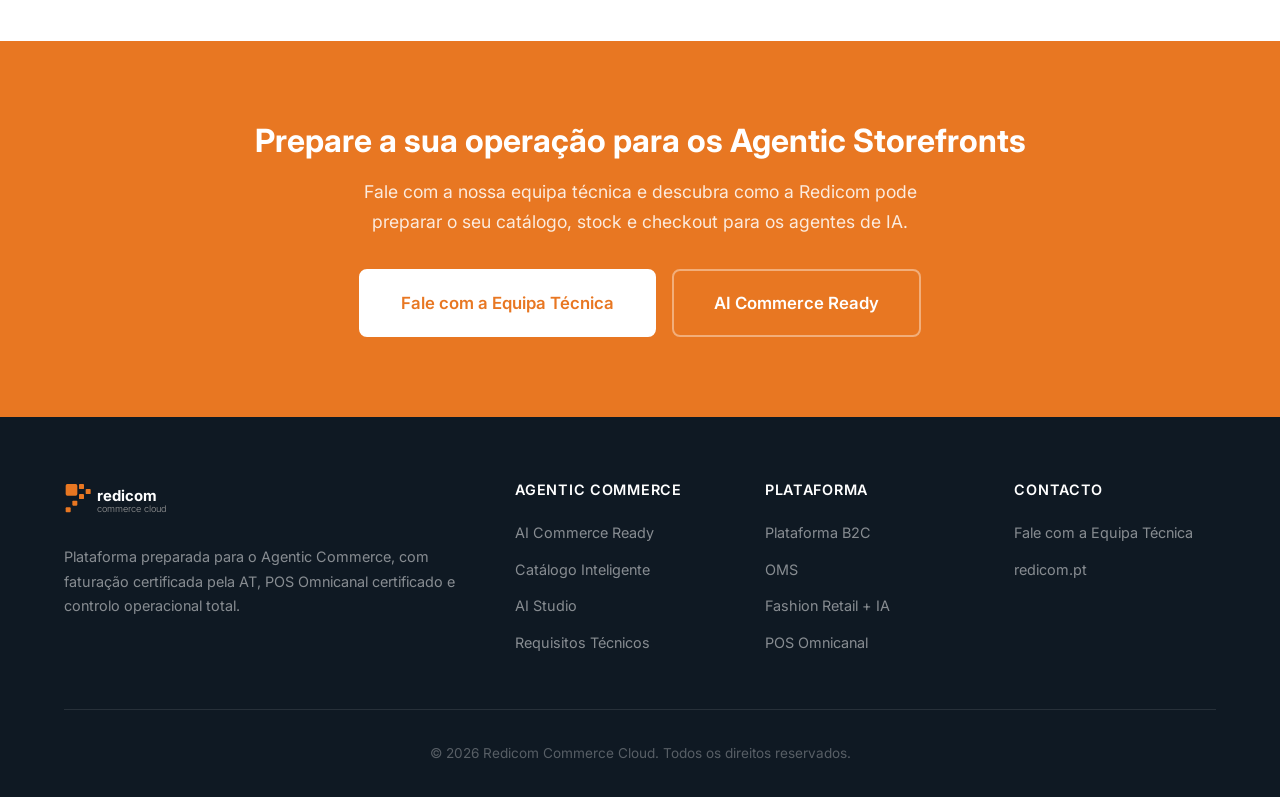
<file: agentic-storefronts.html>
<!DOCTYPE html>
<html lang="pt">
<head>
    <meta charset="UTF-8">
    <meta name="viewport" content="width=device-width, initial-scale=1.0">
    <title>Agentic Storefronts | Requisitos Técnicos | Redicom Commerce Cloud</title>
    <meta name="description" content="Requisitos técnicos e considerações para vender em Agentic Storefronts com a Redicom Commerce Cloud. Catálogo estruturado, stock em tempo real, faturação certificada AT e POS Omnicanal.">
    <meta name="keywords" content="Agentic Storefronts, Agentic Commerce, Requisitos Técnicos, Redicom, ChatGPT, Google AI, Microsoft Copilot, Faturação AT, POS Omnicanal">
    <link rel="preconnect" href="https://fonts.googleapis.com">
    <link rel="preconnect" href="https://fonts.gstatic.com" crossorigin>
    <link href="https://fonts.googleapis.com/css2?family=Inter:wght@300;400;500;600;700;800&family=JetBrains+Mono:wght@400;500&display=swap" rel="stylesheet">
    <link rel="stylesheet" href="styles.css">
    <style>
        /* === TECHNICAL PAGE SPECIFIC STYLES === */

        .tech-hero {
            background: linear-gradient(135deg, #0F1923 0%, #1A2736 50%, #0F1923 100%);
            padding: 140px 0 80px;
            position: relative;
            overflow: hidden;
        }
        .tech-hero::before {
            content: '';
            position: absolute;
            top: 0; left: 0; right: 0; bottom: 0;
            background: radial-gradient(ellipse at 30% 50%, rgba(232,119,34,0.08) 0%, transparent 60%);
        }
        .tech-hero .hero-content {
            position: relative;
            z-index: 2;
            max-width: 800px;
        }
        .tech-hero h1 {
            color: #fff;
            font-size: 2.6rem;
            font-weight: 800;
            line-height: 1.2;
            margin-bottom: 1rem;
        }
        .tech-hero h1 span {
            color: var(--redicom-orange);
        }
        .tech-hero .hero-subtitle {
            color: rgba(255,255,255,0.65);
            font-size: 1.15rem;
            line-height: 1.7;
            max-width: 680px;
        }
        .tech-breadcrumb {
            display: flex;
            align-items: center;
            gap: 8px;
            margin-bottom: 24px;
            font-size: 0.85rem;
        }
        .tech-breadcrumb a {
            color: var(--redicom-orange);
            text-decoration: none;
        }
        .tech-breadcrumb a:hover {
            text-decoration: underline;
        }
        .tech-breadcrumb span {
            color: rgba(255,255,255,0.4);
        }

        /* --- TOC --- */
        .toc-section {
            background: var(--off-white);
            padding: 48px 0;
            border-bottom: 1px solid var(--border);
        }
        .toc-title {
            font-size: 0.8rem;
            font-weight: 700;
            text-transform: uppercase;
            letter-spacing: 1.5px;
            color: var(--light-text);
            margin-bottom: 16px;
        }
        .toc-grid {
            display: grid;
            grid-template-columns: repeat(auto-fit, minmax(260px, 1fr));
            gap: 12px;
        }
        .toc-item {
            display: flex;
            align-items: center;
            gap: 12px;
            padding: 14px 18px;
            background: var(--white);
            border: 1px solid var(--border);
            border-radius: var(--radius-sm);
            text-decoration: none;
            color: var(--dark-text);
            font-size: 0.92rem;
            font-weight: 500;
            transition: all 0.2s;
        }
        .toc-item:hover {
            border-color: var(--redicom-orange);
            box-shadow: var(--shadow-sm);
            transform: translateY(-1px);
        }
        .toc-number {
            display: flex;
            align-items: center;
            justify-content: center;
            width: 28px;
            height: 28px;
            border-radius: 50%;
            background: var(--redicom-orange-light);
            color: var(--redicom-orange);
            font-size: 0.8rem;
            font-weight: 700;
            flex-shrink: 0;
        }

        /* --- TECHNICAL CONTENT --- */
        .tech-content {
            padding: 64px 0;
        }
        .tech-section {
            margin-bottom: 64px;
            scroll-margin-top: 100px;
        }
        .tech-section:last-child {
            margin-bottom: 0;
        }
        .tech-section-header {
            display: flex;
            align-items: center;
            gap: 14px;
            margin-bottom: 24px;
            padding-bottom: 16px;
            border-bottom: 2px solid var(--redicom-orange);
        }
        .tech-section-number {
            display: flex;
            align-items: center;
            justify-content: center;
            width: 40px;
            height: 40px;
            border-radius: 10px;
            background: var(--redicom-orange);
            color: #fff;
            font-size: 1rem;
            font-weight: 800;
            flex-shrink: 0;
        }
        .tech-section-header h2 {
            font-size: 1.5rem;
            font-weight: 700;
            color: var(--dark-text);
            margin: 0;
        }

        .tech-paragraph {
            font-size: 1rem;
            line-height: 1.8;
            color: var(--body-text);
            margin-bottom: 24px;
            max-width: 780px;
        }

        /* --- REQUIREMENTS TABLE --- */
        .req-table-wrapper {
            overflow-x: auto;
            margin: 24px 0 32px;
            border-radius: var(--radius-md);
            border: 1px solid var(--border);
            box-shadow: var(--shadow-sm);
        }
        .req-table {
            width: 100%;
            border-collapse: collapse;
            font-size: 0.92rem;
        }
        .req-table thead {
            background: var(--dark-bg);
        }
        .req-table thead th {
            color: #fff;
            font-weight: 600;
            padding: 16px 20px;
            text-align: left;
            white-space: nowrap;
        }
        .req-table thead th:first-child {
            border-radius: var(--radius-md) 0 0 0;
        }
        .req-table thead th:last-child {
            border-radius: 0 var(--radius-md) 0 0;
        }
        .req-table tbody tr {
            border-bottom: 1px solid var(--border);
            transition: background 0.15s;
        }
        .req-table tbody tr:hover {
            background: var(--redicom-orange-light);
        }
        .req-table tbody tr:last-child {
            border-bottom: none;
        }
        .req-table td {
            padding: 14px 20px;
            vertical-align: top;
        }
        .req-table td:first-child {
            font-weight: 500;
            color: var(--dark-text);
            min-width: 260px;
        }
        .req-badge {
            display: inline-flex;
            align-items: center;
            gap: 5px;
            padding: 4px 12px;
            border-radius: 20px;
            font-size: 0.82rem;
            font-weight: 600;
            white-space: nowrap;
        }
        .req-badge-required {
            background: #dcfce7;
            color: #166534;
        }
        .req-badge-recommended {
            background: #fef3c7;
            color: #92400e;
        }
        .req-badge-native {
            background: var(--redicom-orange-light);
            color: var(--redicom-orange-dark);
        }
        .req-badge-exclusive {
            background: #ede9fe;
            color: #5b21b6;
        }

        /* --- INFO CALLOUT --- */
        .tech-callout {
            display: flex;
            gap: 16px;
            padding: 20px 24px;
            border-radius: var(--radius-md);
            margin: 24px 0;
            font-size: 0.92rem;
            line-height: 1.7;
        }
        .tech-callout-icon {
            flex-shrink: 0;
            font-size: 1.3rem;
            margin-top: 2px;
        }
        .tech-callout-info {
            background: #eff6ff;
            border: 1px solid #bfdbfe;
            color: #1e40af;
        }
        .tech-callout-warning {
            background: #fffbeb;
            border: 1px solid #fde68a;
            color: #92400e;
        }
        .tech-callout-success {
            background: #f0fdf4;
            border: 1px solid #bbf7d0;
            color: #166534;
        }
        .tech-callout-exclusive {
            background: var(--redicom-orange-light);
            border: 1px solid #fcd9b6;
            color: var(--redicom-orange-dark);
        }

        /* --- FEATURE LISTS --- */
        .tech-list {
            list-style: none;
            padding: 0;
            margin: 20px 0 28px;
        }
        .tech-list li {
            display: flex;
            align-items: flex-start;
            gap: 12px;
            padding: 12px 0;
            border-bottom: 1px solid var(--border);
            font-size: 0.95rem;
            line-height: 1.6;
            color: var(--body-text);
        }
        .tech-list li:last-child {
            border-bottom: none;
        }
        .tech-list-icon {
            flex-shrink: 0;
            width: 24px;
            height: 24px;
            display: flex;
            align-items: center;
            justify-content: center;
            border-radius: 50%;
            font-size: 0.75rem;
            margin-top: 2px;
        }
        .tech-list-icon-check {
            background: #dcfce7;
            color: #166534;
        }
        .tech-list-icon-x {
            background: #fee2e2;
            color: #991b1b;
        }
        .tech-list-icon-warn {
            background: #fef3c7;
            color: #92400e;
        }

        /* --- COMPARISON HIGHLIGHT --- */
        .exclusive-box {
            background: linear-gradient(135deg, var(--redicom-orange-light) 0%, #fff 100%);
            border: 2px solid var(--redicom-orange);
            border-radius: var(--radius-md);
            padding: 32px;
            margin: 32px 0;
            position: relative;
        }
        .exclusive-box::before {
            content: 'Exclusivo Redicom';
            position: absolute;
            top: -12px;
            left: 24px;
            background: var(--redicom-orange);
            color: #fff;
            font-size: 0.75rem;
            font-weight: 700;
            text-transform: uppercase;
            letter-spacing: 1px;
            padding: 4px 14px;
            border-radius: 20px;
        }
        .exclusive-box h3 {
            font-size: 1.15rem;
            font-weight: 700;
            margin-bottom: 12px;
            color: var(--dark-text);
        }
        .exclusive-box p {
            font-size: 0.95rem;
            line-height: 1.7;
            color: var(--body-text);
        }
        .exclusive-grid {
            display: grid;
            grid-template-columns: 1fr 1fr;
            gap: 24px;
            margin-top: 20px;
        }
        .exclusive-item {
            display: flex;
            align-items: flex-start;
            gap: 10px;
        }
        .exclusive-item-icon {
            color: var(--redicom-orange);
            font-size: 1.2rem;
            flex-shrink: 0;
            margin-top: 2px;
        }
        .exclusive-item-text strong {
            display: block;
            font-size: 0.92rem;
            color: var(--dark-text);
            margin-bottom: 2px;
        }
        .exclusive-item-text span {
            font-size: 0.85rem;
            color: var(--light-text);
            line-height: 1.5;
        }

        /* --- DATA MAPPING FLOW --- */
        .flow-grid {
            display: grid;
            grid-template-columns: repeat(auto-fit, minmax(200px, 1fr));
            gap: 16px;
            margin: 28px 0;
        }
        .flow-step {
            background: var(--white);
            border: 1px solid var(--border);
            border-radius: var(--radius-md);
            padding: 24px 20px;
            text-align: center;
            position: relative;
            transition: all 0.2s;
        }
        .flow-step:hover {
            border-color: var(--redicom-orange);
            box-shadow: var(--shadow-md);
        }
        .flow-step-number {
            display: inline-flex;
            align-items: center;
            justify-content: center;
            width: 32px;
            height: 32px;
            border-radius: 50%;
            background: var(--redicom-orange);
            color: #fff;
            font-size: 0.85rem;
            font-weight: 700;
            margin-bottom: 12px;
        }
        .flow-step h4 {
            font-size: 0.92rem;
            font-weight: 700;
            color: var(--dark-text);
            margin-bottom: 6px;
        }
        .flow-step p {
            font-size: 0.82rem;
            color: var(--light-text);
            line-height: 1.5;
        }
        .flow-arrow {
            display: none;
        }

        /* --- MONOSPACE CODE --- */
        .tech-code {
            font-family: 'JetBrains Mono', monospace;
            background: var(--off-white);
            border: 1px solid var(--border);
            padding: 2px 8px;
            border-radius: 4px;
            font-size: 0.85rem;
            color: var(--redicom-orange-dark);
        }

        /* --- RESPONSIVE --- */
        @media (max-width: 768px) {
            .tech-hero h1 {
                font-size: 1.8rem;
            }
            .exclusive-grid {
                grid-template-columns: 1fr;
            }
            .req-table td:first-child {
                min-width: 180px;
            }
            .tech-section-header h2 {
                font-size: 1.25rem;
            }
        }
    </style>
</head>
<body>

    <!-- NAVIGATION -->
    <nav class="navbar" id="navbar">
        <div class="nav-container">
            <a href="https://www.redicom.pt" class="nav-logo">
                <svg width="180" height="40" viewBox="0 0 180 40" fill="none" xmlns="http://www.w3.org/2000/svg">
                    <rect x="2" y="2" width="14" height="14" rx="2" fill="#E87722"/>
                    <rect x="18" y="2" width="6" height="6" rx="1" fill="#E87722"/>
                    <rect x="18" y="14" width="6" height="6" rx="1" fill="#E87722"/>
                    <rect x="26" y="8" width="6" height="6" rx="1" fill="#E87722"/>
                    <rect x="10" y="22" width="6" height="6" rx="1" fill="#E87722"/>
                    <rect x="2" y="30" width="6" height="6" rx="1" fill="#E87722"/>
                    <text x="40" y="22" font-family="Inter, sans-serif" font-size="18" font-weight="700" fill="#1a1a2e">redicom</text>
                    <text x="40" y="36" font-family="Inter, sans-serif" font-size="11" font-weight="300" fill="#666">commerce cloud</text>
                </svg>
            </a>
            <div class="nav-links">
                <a href="index.html" class="nav-link">Agentic Commerce</a>
                <a href="fashion-retail-ia.html" class="nav-link">Fashion Retail + IA</a>
                <a href="ai-studio.html" class="nav-link">AI Studio</a>
                <a href="agentic-storefronts.html" class="nav-link" style="color: var(--redicom-orange);">Requisitos Técnicos</a>
                <a href="https://www.redicom.pt/pt/contactos_203.html" class="nav-link nav-cta">Fale Connosco</a>
            </div>
            <button class="nav-toggle" id="navToggle" aria-label="Menu">
                <span></span><span></span><span></span>
            </button>
        </div>
    </nav>

    <!-- HERO -->
    <section class="tech-hero">
        <div class="container">
            <div class="hero-content">
                <div class="tech-breadcrumb">
                    <a href="index.html">AI Commerce Ready</a>
                    <span>/</span>
                    <span style="color: rgba(255,255,255,0.6);">Agentic Storefronts</span>
                </div>
                <h1>Requisitos e Considerações para Vender em <span>Agentic Storefronts</span></h1>
                <p class="hero-subtitle">Para que os seus produtos sejam descobertos e comprados diretamente em canais de IA como ChatGPT, Google AI Mode, Gemini e Microsoft Copilot, a sua operação deve cumprir determinados requisitos. A Redicom Commerce Cloud prepara tudo nativamente.</p>
            </div>
        </div>
    </section>

    <!-- TABLE OF CONTENTS -->
    <section class="toc-section">
        <div class="container">
            <div class="toc-title">Nesta Página</div>
            <div class="toc-grid">
                <a href="#requisitos" class="toc-item">
                    <span class="toc-number">1</span>
                    Requisitos de Elegibilidade
                </a>
                <a href="#consideracoes" class="toc-item">
                    <span class="toc-number">2</span>
                    Considerações Operacionais
                </a>
                <a href="#exclusivo" class="toc-item">
                    <span class="toc-number">3</span>
                    Exclusivo Redicom: Faturação AT &amp; POS
                </a>
                <a href="#nao-suportado" class="toc-item">
                    <span class="toc-number">4</span>
                    Funcionalidades Não Suportadas
                </a>
                <a href="#mapeamento" class="toc-item">
                    <span class="toc-number">5</span>
                    Mapeamento de Catálogo para IA
                </a>
                <a href="#checkout" class="toc-item">
                    <span class="toc-number">6</span>
                    Checkout e Experiência do Cliente
                </a>
            </div>
        </div>
    </section>

    <!-- MAIN CONTENT -->
    <div class="tech-content">
        <div class="container">

            <!-- SECTION 1: REQUISITOS -->
            <div class="tech-section" id="requisitos">
                <div class="tech-section-header">
                    <div class="tech-section-number">1</div>
                    <h2>Requisitos de Elegibilidade</h2>
                </div>
                <p class="tech-paragraph">Para utilizar os Agentic Storefronts e permitir que os seus produtos sejam descobertos e comprados diretamente em canais de Inteligência Artificial, é necessário cumprir os seguintes requisitos. A Redicom Commerce Cloud resolve nativamente a maioria destes requisitos, ao contrário de plataformas que exigem configuração manual ou integrações externas.</p>

                <div class="req-table-wrapper">
                    <table class="req-table">
                        <thead>
                            <tr>
                                <th>Requisito</th>
                                <th>ChatGPT</th>
                                <th>Google AI / Gemini</th>
                                <th>Microsoft Copilot</th>
                            </tr>
                        </thead>
                        <tbody>
                            <tr>
                                <td>Catálogo Estruturado para IA<br><small style="color: var(--light-text);">Redicom PM Feed</small></td>
                                <td><span class="req-badge req-badge-required">&#10003; Obrigatório</span></td>
                                <td><span class="req-badge req-badge-required">&#10003; Obrigatório</span></td>
                                <td><span class="req-badge req-badge-required">&#10003; Obrigatório</span></td>
                            </tr>
                            <tr>
                                <td>Sincronização de Stock em Tempo Real<br><small style="color: var(--light-text);">Redicom OMS</small></td>
                                <td><span class="req-badge req-badge-required">&#10003; Obrigatório</span></td>
                                <td><span class="req-badge req-badge-required">&#10003; Obrigatório</span></td>
                                <td><span class="req-badge req-badge-required">&#10003; Obrigatório</span></td>
                            </tr>
                            <tr>
                                <td>Preço e Promoções Sincronizados<br><small style="color: var(--light-text);">Motor de Campanhas Redicom</small></td>
                                <td><span class="req-badge req-badge-required">&#10003; Obrigatório</span></td>
                                <td><span class="req-badge req-badge-required">&#10003; Obrigatório</span></td>
                                <td><span class="req-badge req-badge-required">&#10003; Obrigatório</span></td>
                            </tr>
                            <tr>
                                <td>Atributos de Produto Ricos<br><small style="color: var(--light-text);">Variantes, Materiais, Tamanhos, Imagens</small></td>
                                <td><span class="req-badge req-badge-recommended">Recomendado</span></td>
                                <td><span class="req-badge req-badge-required">&#10003; Obrigatório</span></td>
                                <td><span class="req-badge req-badge-required">&#10003; Obrigatório</span></td>
                            </tr>
                            <tr>
                                <td>Políticas Legais Publicadas<br><small style="color: var(--light-text);">Termos, Privacidade, Devoluções</small></td>
                                <td><span class="req-badge req-badge-required">&#10003; Obrigatório</span></td>
                                <td><span class="req-badge req-badge-required">&#10003; Obrigatório</span></td>
                                <td><span class="req-badge req-badge-required">&#10003; Obrigatório</span></td>
                            </tr>
                            <tr>
                                <td>Checkout Funcional e Seguro<br><small style="color: var(--light-text);">Redicom Checkout Nativo</small></td>
                                <td><span class="req-badge req-badge-required">&#10003; Obrigatório</span></td>
                                <td><span class="req-badge req-badge-required">&#10003; Obrigatório</span></td>
                                <td><span class="req-badge req-badge-required">&#10003; Obrigatório</span></td>
                            </tr>
                            <tr>
                                <td>Faturação Certificada pela AT<br><small style="color: var(--light-text);">Exclusivo Redicom em Portugal</small></td>
                                <td><span class="req-badge req-badge-exclusive">&#9733; Exclusivo</span></td>
                                <td><span class="req-badge req-badge-exclusive">&#9733; Exclusivo</span></td>
                                <td><span class="req-badge req-badge-exclusive">&#9733; Exclusivo</span></td>
                            </tr>
                            <tr>
                                <td>POS Omnicanal Certificado<br><small style="color: var(--light-text);">Exclusivo Redicom em Portugal</small></td>
                                <td><span class="req-badge req-badge-exclusive">&#9733; Exclusivo</span></td>
                                <td><span class="req-badge req-badge-exclusive">&#9733; Exclusivo</span></td>
                                <td><span class="req-badge req-badge-exclusive">&#9733; Exclusivo</span></td>
                            </tr>
                        </tbody>
                    </table>
                </div>

                <div class="tech-callout tech-callout-info">
                    <span class="tech-callout-icon">&#9432;</span>
                    <div>A Redicom Commerce Cloud cumpre nativamente todos os requisitos técnicos para Agentic Storefronts. O catálogo estruturado, a sincronização de stock e preço, e o checkout seguro fazem parte do núcleo da plataforma, sem necessidade de plugins ou integrações externas.</div>
                </div>
            </div>

            <!-- SECTION 2: CONSIDERAÇÕES -->
            <div class="tech-section" id="consideracoes">
                <div class="tech-section-header">
                    <div class="tech-section-number">2</div>
                    <h2>Considerações Operacionais</h2>
                </div>
                <p class="tech-paragraph">Antes de ativar as vendas via Agentic Storefronts, reveja as seguintes considerações técnicas e operacionais que afetam a forma como os seus produtos são apresentados e vendidos em canais de IA.</p>

                <ul class="tech-list">
                    <li>
                        <span class="tech-list-icon tech-list-icon-check">&#10003;</span>
                        <div><strong>Descoberta Automática:</strong> Os seus produtos são automaticamente descobertos pelos agentes de IA através do sistema de feeds da Redicom (<span class="tech-code">PM Feed</span>). Não precisa de ações manuais diárias para manter a visibilidade nos canais de IA.</div>
                    </li>
                    <li>
                        <span class="tech-list-icon tech-list-icon-check">&#10003;</span>
                        <div><strong>Stock e Preço em Tempo Real:</strong> A plataforma Redicom garante que as consultas de agentes de IA acedem a dados atualizados. O preço e a disponibilidade refletem exatamente o estado do <span class="tech-code">Redicom OMS</span>, evitando ruturas ou discrepâncias entre canais.</div>
                    </li>
                    <li>
                        <span class="tech-list-icon tech-list-icon-check">&#10003;</span>
                        <div><strong>Promoções e Regras de Negócio:</strong> Descontos automáticos, campanhas sazonais e códigos promocionais configurados no backoffice da Redicom são suportados e calculados corretamente no momento da conversão, assegurando coerência comercial em todos os canais.</div>
                    </li>
                    <li>
                        <span class="tech-list-icon tech-list-icon-warn">&#9888;</span>
                        <div><strong>Descrições de Produto:</strong> Certifique-se de que as descrições dos produtos incluem informações cruciais (composição, cuidados, avisos legais, dimensões) nos primeiros 6.000 caracteres, para facilitar o processamento e a apresentação pelos agentes de IA.</div>
                    </li>
                    <li>
                        <span class="tech-list-icon tech-list-icon-check">&#10003;</span>
                        <div><strong>Sem Taxas Adicionais:</strong> A Redicom não cobra taxas transacionais adicionais por vendas originadas em Agentic Storefronts. Aplicam-se apenas as taxas normais de processamento de pagamento do seu contrato.</div>
                    </li>
                    <li>
                        <span class="tech-list-icon tech-list-icon-check">&#10003;</span>
                        <div><strong>Atribuição de Canal:</strong> Todas as encomendas originadas em Agentic Storefronts são identificadas no backoffice Redicom com a atribuição do canal de origem (ChatGPT, Google AI, Copilot), permitindo análise de performance por canal.</div>
                    </li>
                    <li>
                        <span class="tech-list-icon tech-list-icon-check">&#10003;</span>
                        <div><strong>Propriedade da Relação com o Cliente:</strong> A Redicom garante que retém total propriedade da relação com o cliente e da experiência pós-compra, tal como nas encomendas da sua loja online.</div>
                    </li>
                </ul>
            </div>

            <!-- SECTION 3: EXCLUSIVO REDICOM -->
            <div class="tech-section" id="exclusivo">
                <div class="tech-section-header">
                    <div class="tech-section-number">3</div>
                    <h2>Exclusivo Redicom: Faturação AT e POS Omnicanal Certificado</h2>
                </div>
                <p class="tech-paragraph">A Redicom é a única plataforma de Agentic Commerce que oferece faturação integrada certificada pela Autoridade Tributária (AT) e POS Omnicanal certificado para faturar em Portugal. Esta é uma vantagem competitiva decisiva para retalhistas que operam no mercado português.</p>

                <div class="exclusive-box">
                    <h3>Faturação Integrada Certificada pela AT</h3>
                    <p>Enquanto outras plataformas de e-commerce exigem integrações externas com software de faturação para cumprir a legislação fiscal portuguesa, a Redicom tem faturação nativa certificada pela Autoridade Tributária. Isto significa que cada venda, seja originada na loja online, num marketplace, num POS físico ou num Agentic Storefront, gera automaticamente o documento fiscal correto.</p>
                    <div class="exclusive-grid">
                        <div class="exclusive-item">
                            <span class="exclusive-item-icon">&#10003;</span>
                            <div class="exclusive-item-text">
                                <strong>Faturas e Faturas-Recibo</strong>
                                <span>Emissão automática conforme a legislação portuguesa</span>
                            </div>
                        </div>
                        <div class="exclusive-item">
                            <span class="exclusive-item-icon">&#10003;</span>
                            <div class="exclusive-item-text">
                                <strong>Comunicação à AT</strong>
                                <span>SAF-T e comunicação de documentos integrada</span>
                            </div>
                        </div>
                        <div class="exclusive-item">
                            <span class="exclusive-item-icon">&#10003;</span>
                            <div class="exclusive-item-text">
                                <strong>Notas de Crédito</strong>
                                <span>Gestão de devoluções com documentos fiscais corretos</span>
                            </div>
                        </div>
                        <div class="exclusive-item">
                            <span class="exclusive-item-icon">&#10003;</span>
                            <div class="exclusive-item-text">
                                <strong>Multi-mercado</strong>
                                <span>Regras fiscais adaptadas por país e mercado</span>
                            </div>
                        </div>
                    </div>
                </div>

                <div class="exclusive-box">
                    <h3>POS Omnicanal Certificado para Faturar em Portugal</h3>
                    <p>O POS da Redicom é certificado pela AT para faturação em Portugal, permitindo uma operação verdadeiramente omnicanal. O mesmo produto, o mesmo stock, o mesmo cliente, as mesmas promoções, tudo sincronizado entre a loja online, os Agentic Storefronts e as lojas físicas, com faturação legal em todos os pontos de venda.</p>
                    <div class="exclusive-grid">
                        <div class="exclusive-item">
                            <span class="exclusive-item-icon">&#10003;</span>
                            <div class="exclusive-item-text">
                                <strong>Stock Unificado</strong>
                                <span>Visão única de inventário entre online, IA e lojas físicas</span>
                            </div>
                        </div>
                        <div class="exclusive-item">
                            <span class="exclusive-item-icon">&#10003;</span>
                            <div class="exclusive-item-text">
                                <strong>Click &amp; Collect</strong>
                                <span>Compra online ou via IA, levantamento em loja</span>
                            </div>
                        </div>
                        <div class="exclusive-item">
                            <span class="exclusive-item-icon">&#10003;</span>
                            <div class="exclusive-item-text">
                                <strong>Devoluções Cross-Channel</strong>
                                <span>Devolução em loja de compras feitas online ou via IA</span>
                            </div>
                        </div>
                        <div class="exclusive-item">
                            <span class="exclusive-item-icon">&#10003;</span>
                            <div class="exclusive-item-text">
                                <strong>Cliente Único</strong>
                                <span>Perfil de cliente unificado em todos os canais</span>
                            </div>
                        </div>
                    </div>
                </div>

                <div class="tech-callout tech-callout-exclusive">
                    <span class="tech-callout-icon">&#9733;</span>
                    <div><strong>Nenhuma outra plataforma de Agentic Commerce oferece isto.</strong> Plataformas internacionais como Shopify, BigCommerce ou Salesforce Commerce Cloud não têm faturação certificada pela AT nem POS certificado para o mercado português. A Redicom é a única que combina Agentic Commerce com conformidade fiscal total em Portugal.</div>
                </div>
            </div>

            <!-- SECTION 4: NÃO SUPORTADO -->
            <div class="tech-section" id="nao-suportado">
                <div class="tech-section-header">
                    <div class="tech-section-number">4</div>
                    <h2>Funcionalidades Não Suportadas ou Limitadas</h2>
                </div>
                <p class="tech-paragraph">Algumas funcionalidades específicas podem apresentar limitações quando a conversão ocorre diretamente num ambiente de Agentic Storefront (built-in checkout). Estas limitações são inerentes à natureza das interfaces de chat dos agentes de IA e não se aplicam quando o fluxo redireciona para o checkout standard da Redicom.</p>

                <ul class="tech-list">
                    <li>
                        <span class="tech-list-icon tech-list-icon-x">&#10007;</span>
                        <div><strong>Produtos B2B-only:</strong> Produtos configurados exclusivamente para clientes B2B (com necessidade de login ou aprovação de conta) não estão disponíveis para compra direta por agentes de IA públicos. Os clientes B2B continuam a utilizar o portal dedicado.</div>
                    </li>
                    <li>
                        <span class="tech-list-icon tech-list-icon-x">&#10007;</span>
                        <div><strong>Personalização Complexa:</strong> Produtos que exigem upload de ficheiros pelo cliente ou configurações visuais avançadas (customizadores 3D, gravação personalizada) podem não ser suportados nativamente pelas interfaces de chat dos agentes de IA.</div>
                    </li>
                    <li>
                        <span class="tech-list-icon tech-list-icon-warn">&#9888;</span>
                        <div><strong>Métodos de Entrega Específicos:</strong> Opções como "Levantamento em Loja" (Click &amp; Collect) ou "Entrega no Próprio Dia" podem não ser apresentadas no fluxo de checkout nativo de certos agentes de IA, dependendo da capacidade de recolher a localização do utilizador. No redirecionamento para o checkout Redicom, todas as opções ficam disponíveis.</div>
                    </li>
                    <li>
                        <span class="tech-list-icon tech-list-icon-warn">&#9888;</span>
                        <div><strong>Tracking Client-Side:</strong> Pixels de tracking customizados (client-side) podem não disparar em checkouts integrados em plataformas de IA. A Redicom assegura tracking server-to-server (S2S) para garantir a atribuição correta da venda ao canal de origem.</div>
                    </li>
                    <li>
                        <span class="tech-list-icon tech-list-icon-warn">&#9888;</span>
                        <div><strong>Checkout Blocks Customizados:</strong> Personalizações avançadas do checkout (campos customizados, upsells, validações específicas) podem não ser renderizadas no ambiente de checkout nativo dos agentes de IA. As funcionalidades essenciais para completar a compra são sempre mantidas.</div>
                    </li>
                    <li>
                        <span class="tech-list-icon tech-list-icon-x">&#10007;</span>
                        <div><strong>Subscrições e Produtos Digitais:</strong> Produtos com modelo de subscrição recorrente ou produtos puramente digitais (downloads, licenças) não são suportados no checkout direto dos Agentic Storefronts.</div>
                    </li>
                </ul>

                <div class="tech-callout tech-callout-info">
                    <span class="tech-callout-icon">&#9432;</span>
                    <div>Quando a compra é redirecionada para o checkout standard da Redicom (como acontece com o ChatGPT), todas as funcionalidades ficam disponíveis sem limitações, incluindo Click &amp; Collect, personalização e todos os métodos de pagamento.</div>
                </div>
            </div>

            <!-- SECTION 5: MAPEAMENTO -->
            <div class="tech-section" id="mapeamento">
                <div class="tech-section-header">
                    <div class="tech-section-number">5</div>
                    <h2>Mapeamento de Dados de Catálogo para IA</h2>
                </div>
                <p class="tech-paragraph">Para que os agentes de IA compreendam e recomendem os seus produtos com precisão, a informação deve estar perfeitamente estruturada. O Redicom Product Manager (PM) e o sistema de Feed Management tratam desta estruturação automaticamente, sem intervenção manual.</p>

                <div class="flow-grid">
                    <div class="flow-step">
                        <div class="flow-step-number">1</div>
                        <h4>Product Manager</h4>
                        <p>Catálogo com atributos, variantes, imagens e contexto comercial</p>
                    </div>
                    <div class="flow-step">
                        <div class="flow-step-number">2</div>
                        <h4>AI Studio</h4>
                        <p>Enriquecimento de descrições e otimização de conteúdo para IA</p>
                    </div>
                    <div class="flow-step">
                        <div class="flow-step-number">3</div>
                        <h4>Feed Management</h4>
                        <p>Estruturação e mapeamento automático para cada canal de IA</p>
                    </div>
                    <div class="flow-step">
                        <div class="flow-step-number">4</div>
                        <h4>Sincronização</h4>
                        <p>Atualização contínua de stock, preço e disponibilidade</p>
                    </div>
                    <div class="flow-step">
                        <div class="flow-step-number">5</div>
                        <h4>Agentes de IA</h4>
                        <p>Produtos descobertos e recomendados com dados completos e atuais</p>
                    </div>
                </div>

                <p class="tech-paragraph">Os produtos são listados e sincronizados com os canais de IA incluindo os seguintes dados estruturados:</p>

                <ul class="tech-list">
                    <li>
                        <span class="tech-list-icon tech-list-icon-check">&#10003;</span>
                        <div><strong>Título e Descrição Otimizados:</strong> Frequentemente gerados ou melhorados via <span class="tech-code">Redicom AI Studio</span>, com linguagem natural otimizada para processamento por agentes de IA.</div>
                    </li>
                    <li>
                        <span class="tech-list-icon tech-list-icon-check">&#10003;</span>
                        <div><strong>Variantes Completas:</strong> Tamanhos, cores, materiais e grelhas de tamanhos com disponibilidade individual por variante.</div>
                    </li>
                    <li>
                        <span class="tech-list-icon tech-list-icon-check">&#10003;</span>
                        <div><strong>Preço e Disponibilidade:</strong> Stock em tempo real por armazém e loja, preço base e preço promocional sincronizados.</div>
                    </li>
                    <li>
                        <span class="tech-list-icon tech-list-icon-check">&#10003;</span>
                        <div><strong>Imagens de Alta Qualidade:</strong> Múltiplas imagens por produto e por variante, otimizadas para apresentação em interfaces de IA.</div>
                    </li>
                    <li>
                        <span class="tech-list-icon tech-list-icon-check">&#10003;</span>
                        <div><strong>Atributos Estruturados:</strong> Material, estilo, ocasião, composição, cuidados e outros atributos que permitem aos agentes de IA filtrar e recomendar com precisão.</div>
                    </li>
                    <li>
                        <span class="tech-list-icon tech-list-icon-check">&#10003;</span>
                        <div><strong>Campos Customizados:</strong> Caso utilize Extra Fields para dados vitais do produto, o sistema de mapeamento da Redicom (<span class="tech-code">PM Feed Mapping</span>) assegura que essa informação é corretamente injetada no feed lido pelos agentes de IA.</div>
                    </li>
                </ul>
            </div>

            <!-- SECTION 6: CHECKOUT -->
            <div class="tech-section" id="checkout">
                <div class="tech-section-header">
                    <div class="tech-section-number">6</div>
                    <h2>Checkout e Experiência do Cliente</h2>
                </div>
                <p class="tech-paragraph">A experiência de checkout em Agentic Storefronts varia conforme o canal de IA. A Redicom suporta ambos os modelos de conversão, garantindo que a compra é sempre segura, rápida e com dados operacionais corretos.</p>

                <div class="req-table-wrapper">
                    <table class="req-table">
                        <thead>
                            <tr>
                                <th>Canal de IA</th>
                                <th>Modelo de Checkout</th>
                                <th>Experiência</th>
                            </tr>
                        </thead>
                        <tbody>
                            <tr>
                                <td><strong>ChatGPT</strong></td>
                                <td><span class="req-badge req-badge-native">Redirecionamento</span></td>
                                <td>O cliente é direcionado para o checkout completo da Redicom, com todas as funcionalidades disponíveis (métodos de pagamento, Click &amp; Collect, personalização).</td>
                            </tr>
                            <tr>
                                <td><strong>Google AI Mode / Gemini</strong></td>
                                <td><span class="req-badge req-badge-required">Built-in Checkout</span></td>
                                <td>O cliente completa a compra diretamente na interface do Google, com checkout alimentado pelos dados da Redicom.</td>
                            </tr>
                            <tr>
                                <td><strong>Microsoft Copilot</strong></td>
                                <td><span class="req-badge req-badge-required">Built-in Checkout</span></td>
                                <td>O cliente completa a compra diretamente na interface do Copilot, com checkout alimentado pelos dados da Redicom.</td>
                            </tr>
                            <tr>
                                <td><strong>Assistente AI Redicom</strong></td>
                                <td><span class="req-badge req-badge-exclusive">&#9733; Nativo</span></td>
                                <td>Experiência totalmente integrada na loja online, com checkout Redicom nativo, faturação AT e todas as funcionalidades disponíveis.</td>
                            </tr>
                        </tbody>
                    </table>
                </div>

                <div class="tech-callout tech-callout-success">
                    <span class="tech-callout-icon">&#10003;</span>
                    <div>Independentemente do canal de IA, a Redicom garante que retém total propriedade da relação com o cliente. Todas as encomendas são geridas centralmente no backoffice Redicom, com atribuição de canal, histórico completo e experiência pós-compra unificada.</div>
                </div>
            </div>

        </div>
    </div>

    <!-- CTA SECTION -->
    <section class="section section-cta">
        <div class="container">
            <div class="cta-content">
                <h2>Prepare a sua operação para os Agentic Storefronts</h2>
                <p>Fale com a nossa equipa técnica e descubra como a Redicom pode preparar o seu catálogo, stock e checkout para os agentes de IA.</p>
                <div class="cta-actions">
                    <a href="https://www.redicom.pt/pt/contactos_203.html" class="btn btn-primary btn-large">Fale com a Equipa Técnica</a>
                    <a href="index.html" class="btn btn-outline-light btn-large">AI Commerce Ready</a>
                </div>
            </div>
        </div>
    </section>

    <!-- FOOTER -->
    <footer class="footer">
        <div class="container">
            <div class="footer-grid">
                <div class="footer-brand">
                    <svg width="150" height="36" viewBox="0 0 180 40" fill="none" xmlns="http://www.w3.org/2000/svg">
                        <rect x="2" y="2" width="14" height="14" rx="2" fill="#E87722"/>
                        <rect x="18" y="2" width="6" height="6" rx="1" fill="#E87722"/>
                        <rect x="18" y="14" width="6" height="6" rx="1" fill="#E87722"/>
                        <rect x="26" y="8" width="6" height="6" rx="1" fill="#E87722"/>
                        <rect x="10" y="22" width="6" height="6" rx="1" fill="#E87722"/>
                        <rect x="2" y="30" width="6" height="6" rx="1" fill="#E87722"/>
                        <text x="40" y="22" font-family="Inter, sans-serif" font-size="18" font-weight="700" fill="#fff">redicom</text>
                        <text x="40" y="36" font-family="Inter, sans-serif" font-size="11" font-weight="300" fill="#999">commerce cloud</text>
                    </svg>
                    <p class="footer-desc">Plataforma preparada para o Agentic Commerce, com faturação certificada pela AT, POS Omnicanal certificado e controlo operacional total.</p>
                </div>
                <div class="footer-links">
                    <h4>Agentic Commerce</h4>
                    <a href="index.html">AI Commerce Ready</a>
                    <a href="index.html#catalogo">Catálogo Inteligente</a>
                    <a href="index.html#ai-studio">AI Studio</a>
                    <a href="agentic-storefronts.html">Requisitos Técnicos</a>
                </div>
                <div class="footer-links">
                    <h4>Plataforma</h4>
                    <a href="https://www.redicom.pt/pt/plataforma-b2c_670.html">Plataforma B2C</a>
                    <a href="https://www.redicom.pt/pt/plataforma-oms_663.html">OMS</a>
                    <a href="fashion-retail-ia.html">Fashion Retail + IA</a>
                    <a href="https://www.redicom.pt">POS Omnicanal</a>
                </div>
                <div class="footer-links">
                    <h4>Contacto</h4>
                    <a href="https://www.redicom.pt/pt/contactos_203.html">Fale com a Equipa Técnica</a>
                    <a href="https://www.redicom.pt">redicom.pt</a>
                </div>
            </div>
            <div class="footer-bottom">
                <p>&copy; 2026 Redicom Commerce Cloud. Todos os direitos reservados.</p>
            </div>
        </div>
    </footer>

    <script src="script.js"></script>
</body>
</html>
</file>
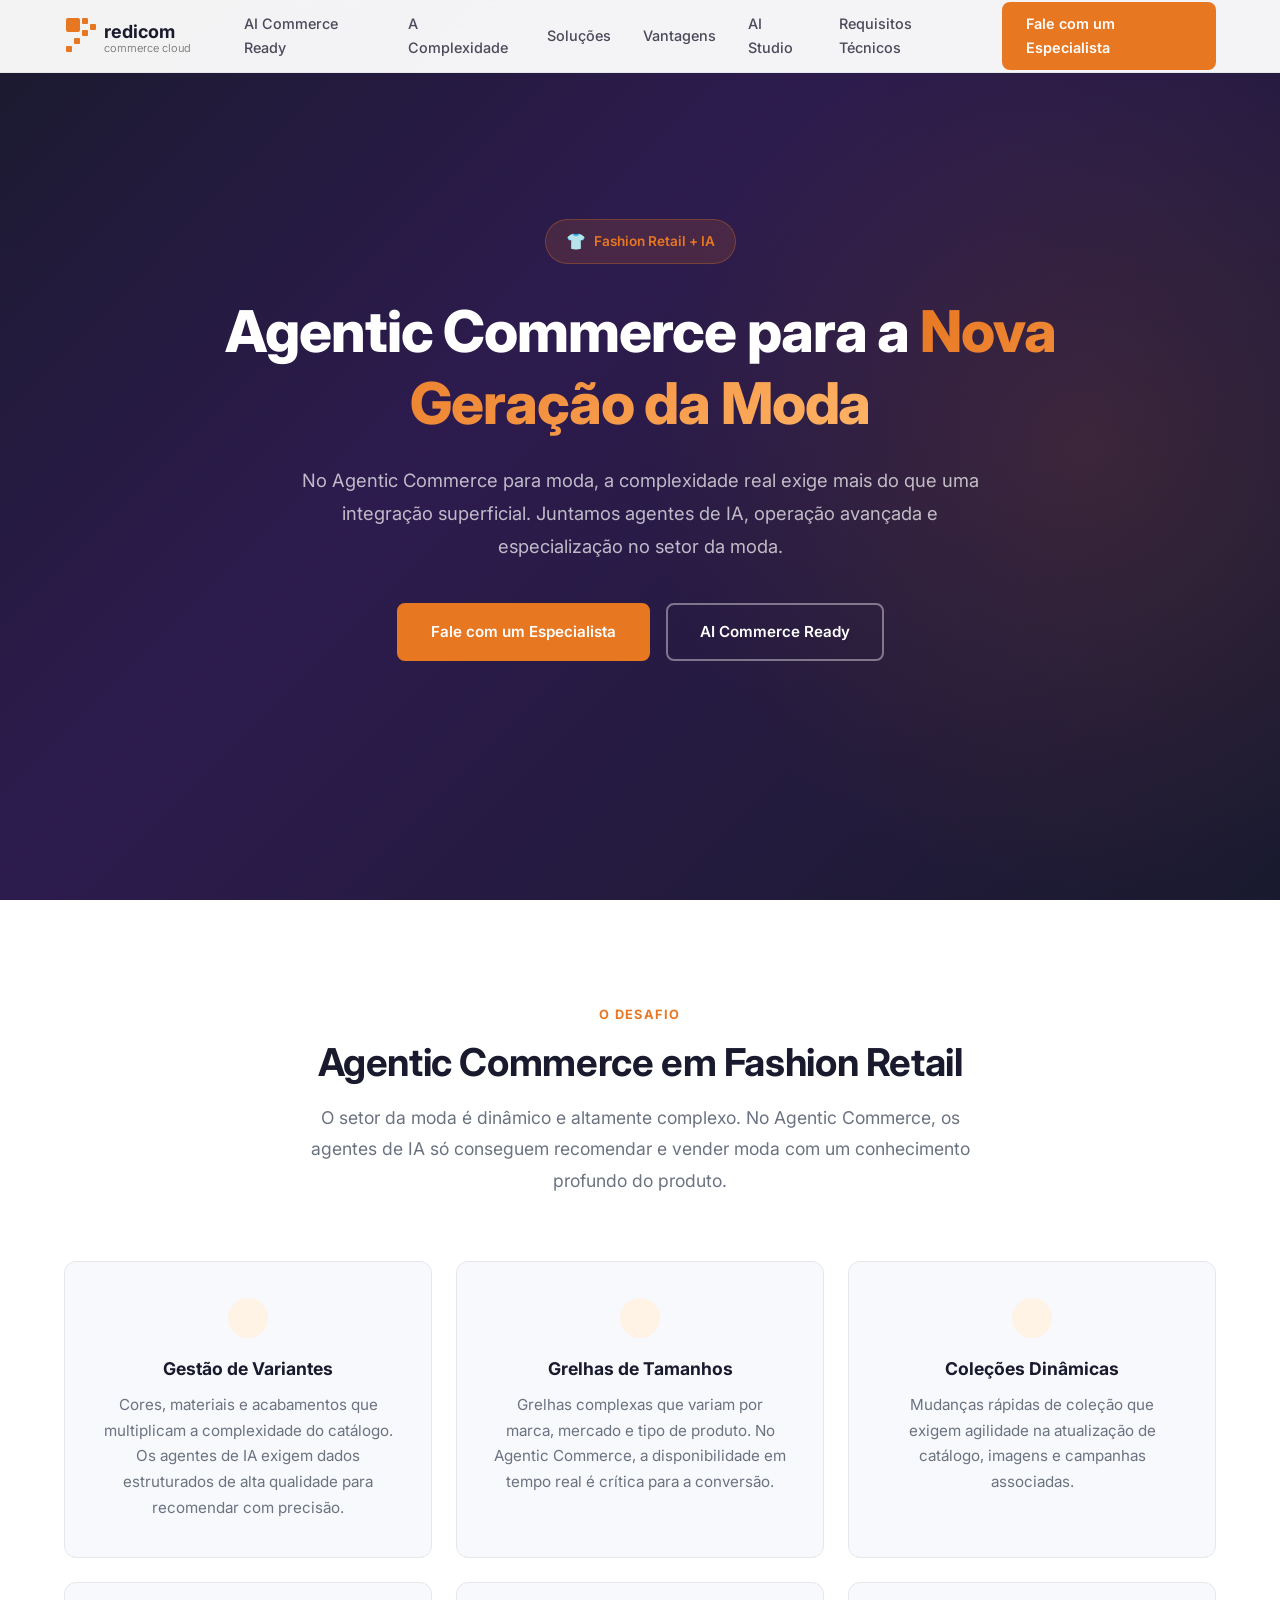
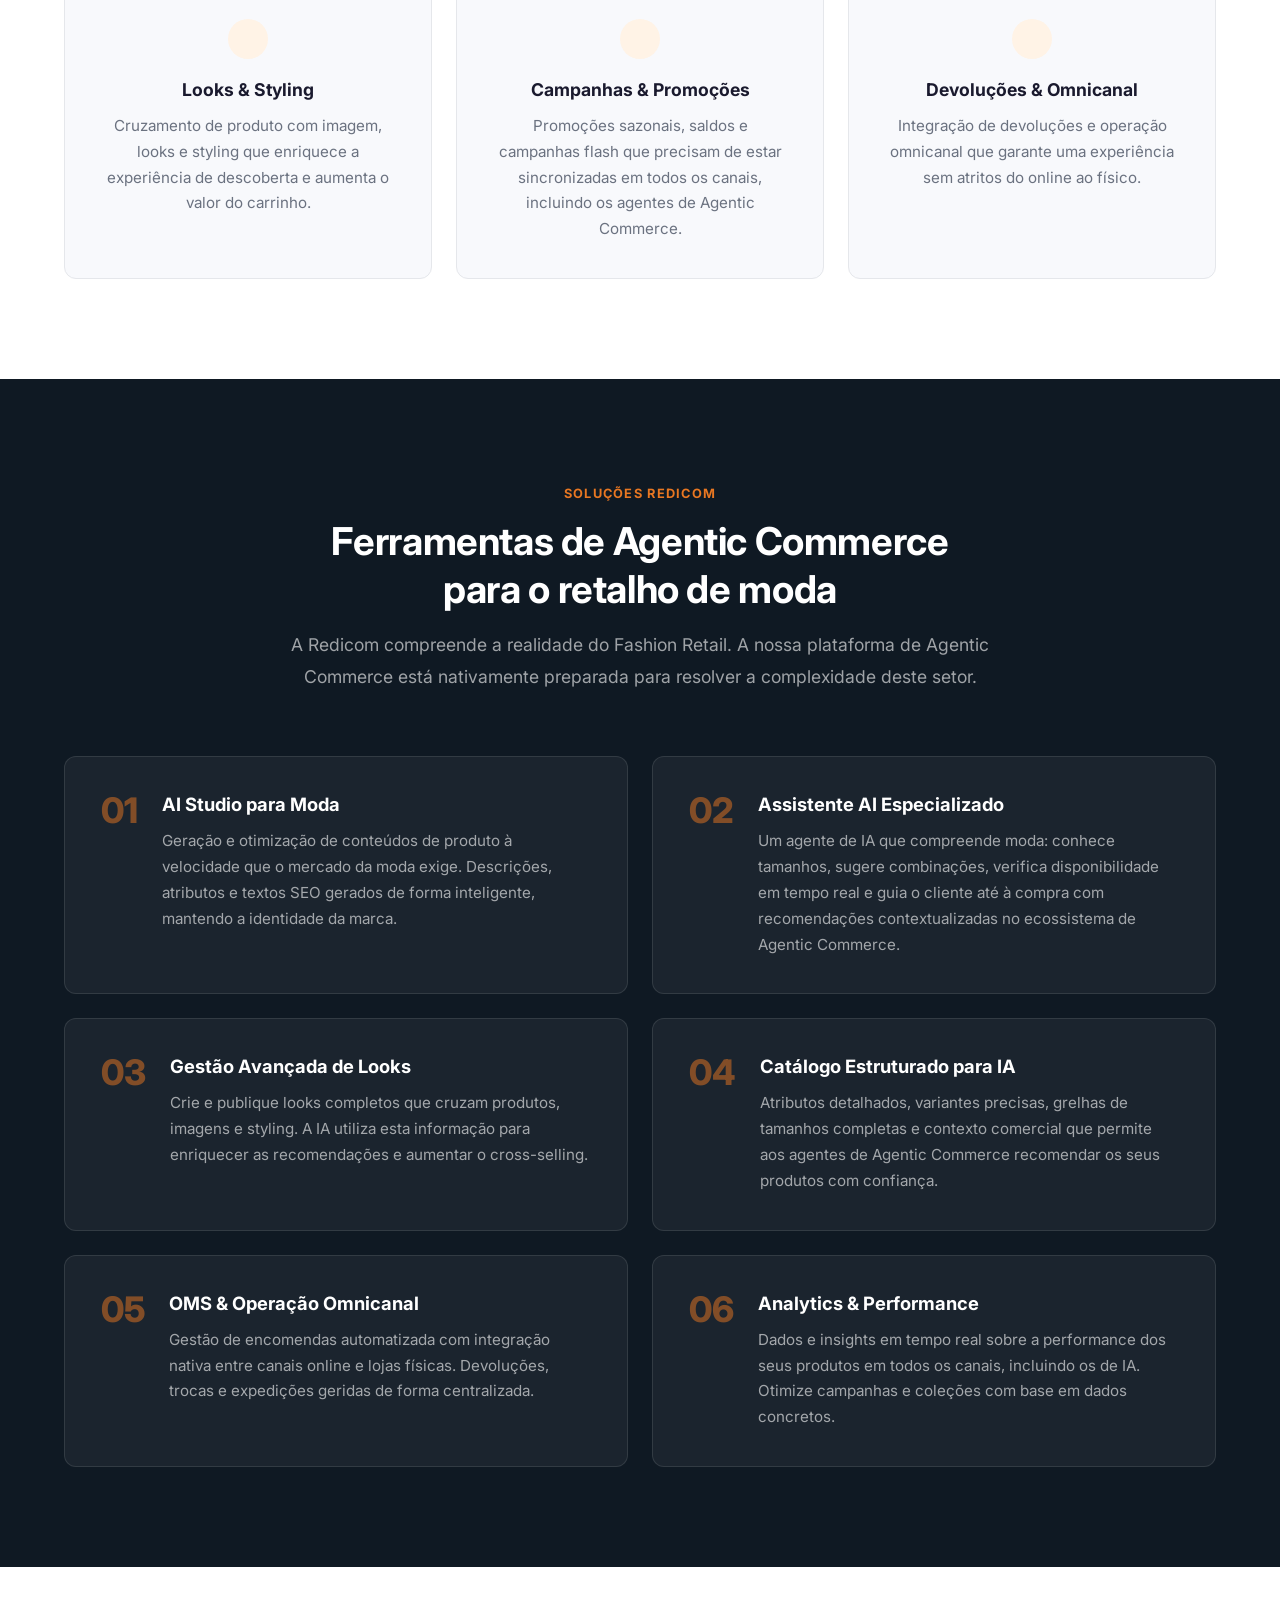
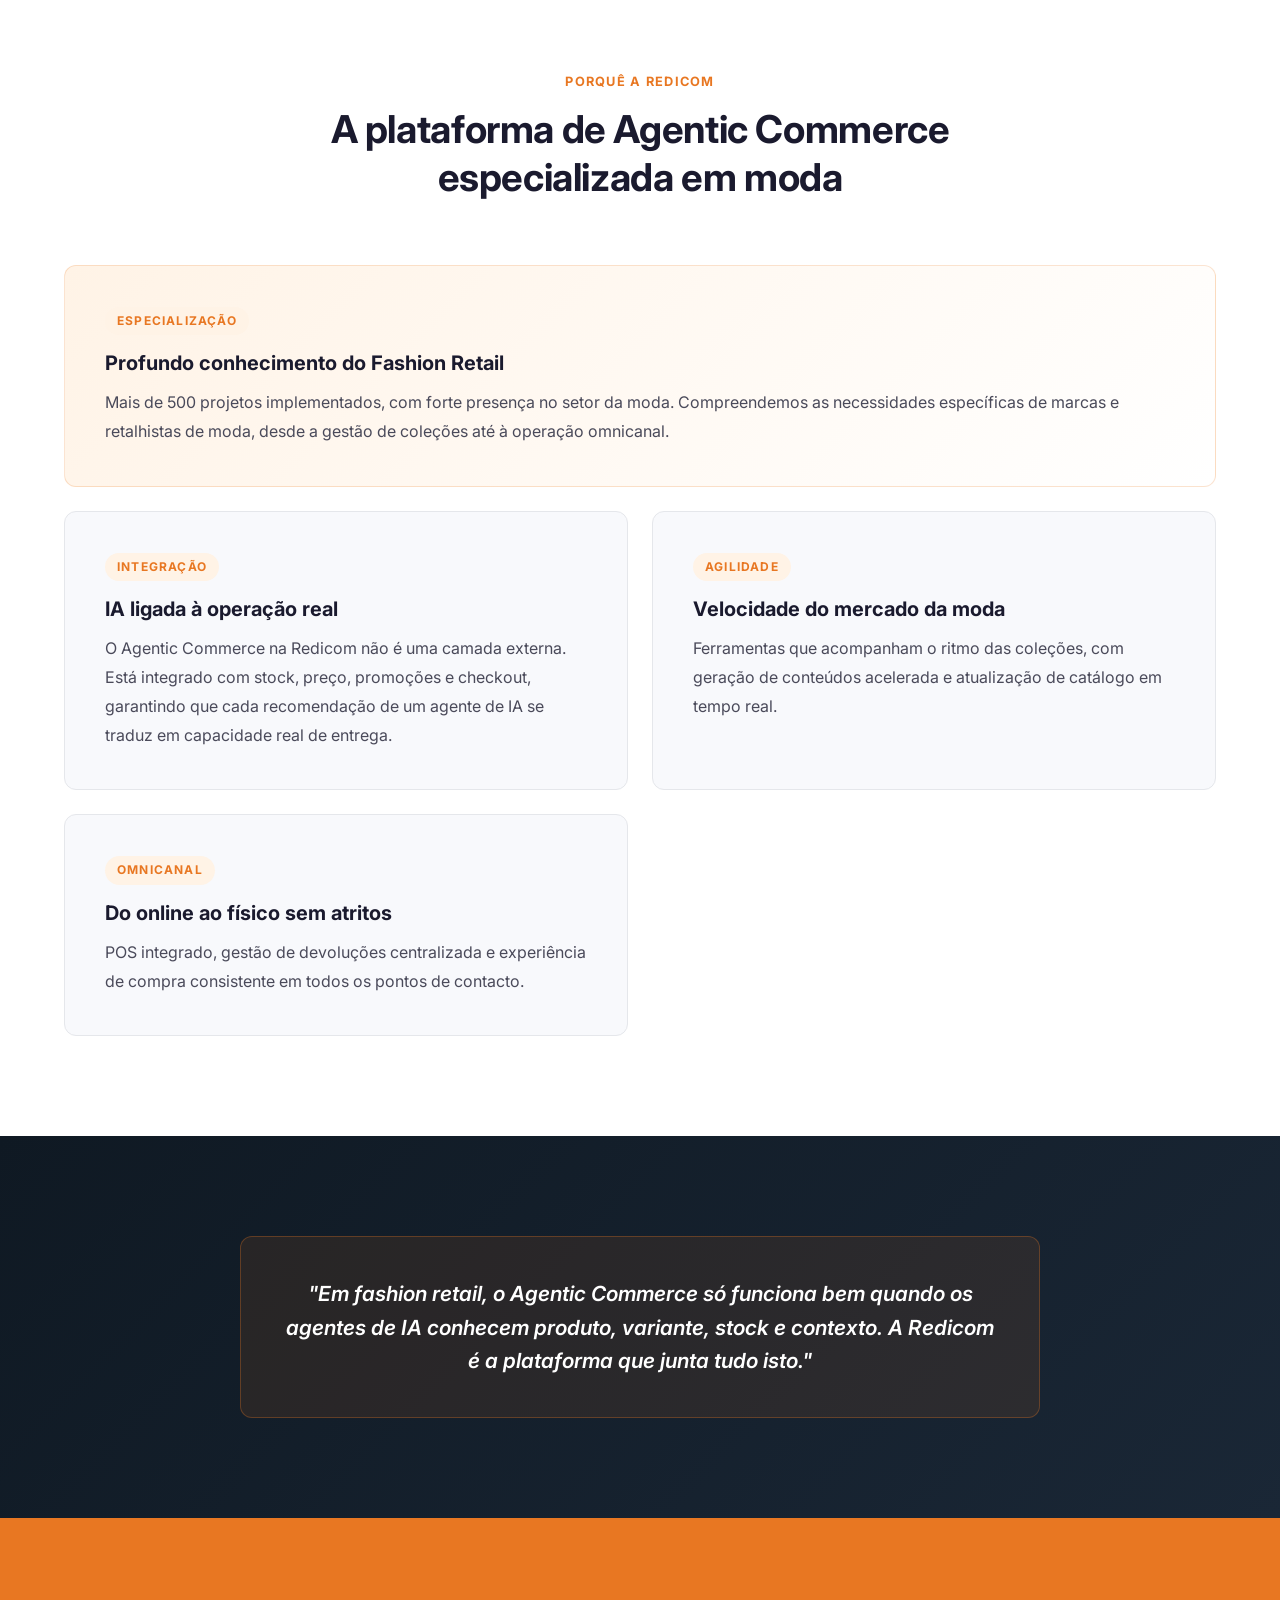
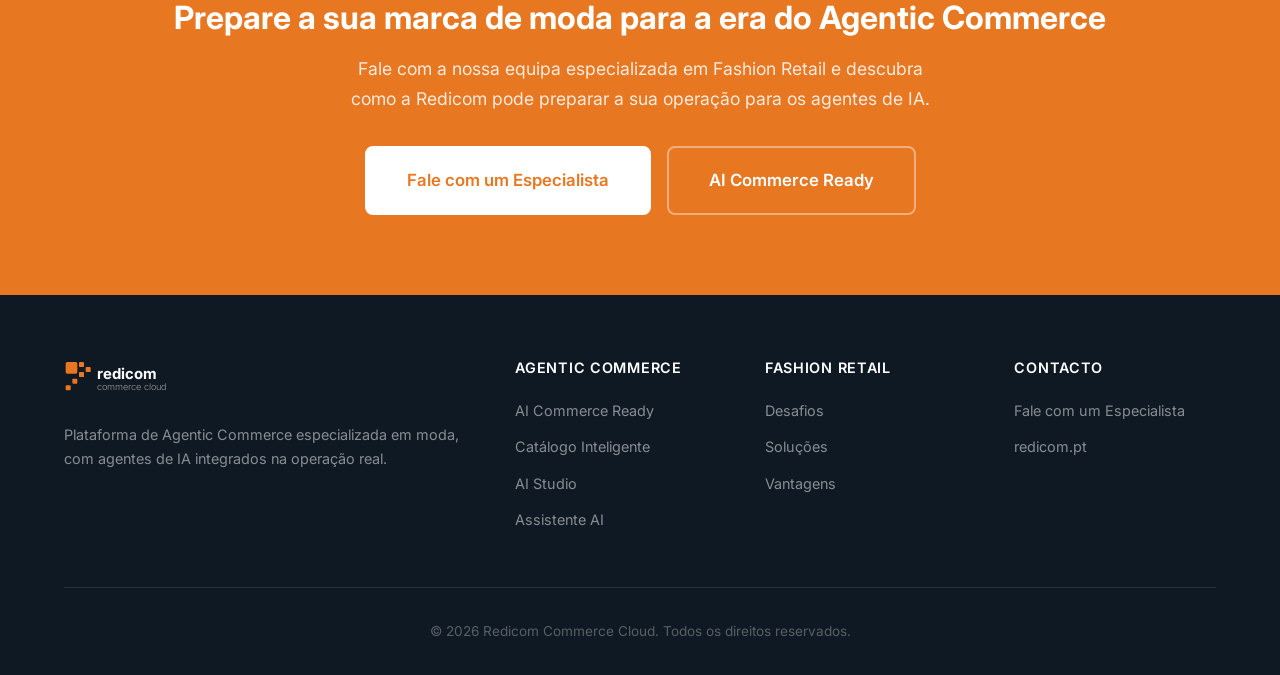
<file: fashion-retail-ia.html>
<!DOCTYPE html>
<html lang="pt">
<head>
    <meta charset="UTF-8">
    <meta name="viewport" content="width=device-width, initial-scale=1.0">
    <title>Fashion Retail + IA | Redicom Commerce Cloud</title>
    <meta name="description" content="Agentic Commerce para Fashion Retail: descubra como a Redicom resolve a complexidade da moda na era dos agentes de IA. Gestão de variantes, looks, stock real e operações omnicanal.">
    <meta name="keywords" content="Fashion Retail, Agentic Commerce, IA, Agentes de IA, Inteligência Artificial, Moda, E-commerce, Redicom, Omnicanal">
    <link rel="preconnect" href="https://fonts.googleapis.com">
    <link rel="preconnect" href="https://fonts.gstatic.com" crossorigin>
    <link href="https://fonts.googleapis.com/css2?family=Inter:wght@300;400;500;600;700;800&display=swap" rel="stylesheet">
    <link rel="stylesheet" href="styles.css">
    <link rel="stylesheet" href="fashion.css">
</head>
<body>

    <!-- NAVIGATION -->
    <nav class="navbar" id="navbar">
        <div class="nav-container">
            <a href="https://www.redicom.pt" class="nav-logo">
                <svg width="180" height="40" viewBox="0 0 180 40" fill="none" xmlns="http://www.w3.org/2000/svg">
                    <rect x="2" y="2" width="14" height="14" rx="2" fill="#E87722"/>
                    <rect x="18" y="2" width="6" height="6" rx="1" fill="#E87722"/>
                    <rect x="18" y="14" width="6" height="6" rx="1" fill="#E87722"/>
                    <rect x="26" y="8" width="6" height="6" rx="1" fill="#E87722"/>
                    <rect x="10" y="22" width="6" height="6" rx="1" fill="#E87722"/>
                    <rect x="2" y="30" width="6" height="6" rx="1" fill="#E87722"/>
                    <text x="40" y="22" font-family="Inter, sans-serif" font-size="18" font-weight="700" fill="#1a1a2e">redicom</text>
                    <text x="40" y="36" font-family="Inter, sans-serif" font-size="11" font-weight="300" fill="#666">commerce cloud</text>
                </svg>
            </a>
            <div class="nav-links">
                <a href="index.html" class="nav-link">AI Commerce Ready</a>
                <a href="#complexidade" class="nav-link">A Complexidade</a>
                <a href="#solucoes" class="nav-link">Soluções</a>
                <a href="#vantagens" class="nav-link">Vantagens</a>
                <a href="ai-studio.html" class="nav-link">AI Studio</a>
                <a href="agentic-storefronts.html" class="nav-link">Requisitos Técnicos</a>
                <a href="https://www.redicom.pt/pt/contactos_203.html" class="nav-link nav-cta">Fale com um Especialista</a>
            </div>
            <button class="nav-toggle" id="navToggle" aria-label="Menu">
                <span></span><span></span><span></span>
            </button>
        </div>
    </nav>

    <!-- HERO SECTION -->
    <section class="hero fashion-hero">
        <div class="hero-bg">
            <div class="hero-particles" id="particles"></div>
        </div>
        <div class="hero-content">
            <div class="hero-badge">
                <span class="badge-icon">&#128085;</span> Fashion Retail + IA
            </div>
            <h1>Agentic Commerce para a <span class="gradient-text">Nova Geração da Moda</span></h1>
            <p class="hero-subtitle">No Agentic Commerce para moda, a complexidade real exige mais do que uma integração superficial. Juntamos agentes de IA, operação avançada e especialização no setor da moda.</p>
            <div class="hero-actions">
                <a href="https://www.redicom.pt/pt/contactos_203.html" class="btn btn-primary">Fale com um Especialista</a>
                <a href="index.html" class="btn btn-outline-light">AI Commerce Ready</a>
            </div>
        </div>
    </section>

    <!-- SECTION: COMPLEXIDADE -->
    <section class="section section-light" id="complexidade">
        <div class="container">
            <div class="section-header">
                <span class="section-tag">O Desafio</span>
                <h2>Agentic Commerce em Fashion Retail</h2>
                <p class="section-intro">O setor da moda é dinâmico e altamente complexo. No Agentic Commerce, os agentes de IA só conseguem recomendar e vender moda com um conhecimento profundo do produto.</p>
            </div>
            <div class="challenges-grid">
                <div class="challenge-card">
                    <div class="challenge-icon">
                        <svg width="40" height="40" viewBox="0 0 40 40" fill="none"><circle cx="20" cy="20" r="20" fill="#FFF3E6"/><text x="20" y="25" text-anchor="middle" font-size="18">&#128090;</text></svg>
                    </div>
                    <h3>Gestão de Variantes</h3>
                    <p>Cores, materiais e acabamentos que multiplicam a complexidade do catálogo. Os agentes de IA exigem dados estruturados de alta qualidade para recomendar com precisão.</p>
                </div>
                <div class="challenge-card">
                    <div class="challenge-icon">
                        <svg width="40" height="40" viewBox="0 0 40 40" fill="none"><circle cx="20" cy="20" r="20" fill="#FFF3E6"/><text x="20" y="25" text-anchor="middle" font-size="18">&#128207;</text></svg>
                    </div>
                    <h3>Grelhas de Tamanhos</h3>
                    <p>Grelhas complexas que variam por marca, mercado e tipo de produto. No Agentic Commerce, a disponibilidade em tempo real é crítica para a conversão.</p>
                </div>
                <div class="challenge-card">
                    <div class="challenge-icon">
                        <svg width="40" height="40" viewBox="0 0 40 40" fill="none"><circle cx="20" cy="20" r="20" fill="#FFF3E6"/><text x="20" y="25" text-anchor="middle" font-size="18">&#9889;</text></svg>
                    </div>
                    <h3>Coleções Dinâmicas</h3>
                    <p>Mudanças rápidas de coleção que exigem agilidade na atualização de catálogo, imagens e campanhas associadas.</p>
                </div>
                <div class="challenge-card">
                    <div class="challenge-icon">
                        <svg width="40" height="40" viewBox="0 0 40 40" fill="none"><circle cx="20" cy="20" r="20" fill="#FFF3E6"/><text x="20" y="25" text-anchor="middle" font-size="18">&#127912;</text></svg>
                    </div>
                    <h3>Looks & Styling</h3>
                    <p>Cruzamento de produto com imagem, looks e styling que enriquece a experiência de descoberta e aumenta o valor do carrinho.</p>
                </div>
                <div class="challenge-card">
                    <div class="challenge-icon">
                        <svg width="40" height="40" viewBox="0 0 40 40" fill="none"><circle cx="20" cy="20" r="20" fill="#FFF3E6"/><text x="20" y="25" text-anchor="middle" font-size="18">&#127873;</text></svg>
                    </div>
                    <h3>Campanhas & Promoções</h3>
                    <p>Promoções sazonais, saldos e campanhas flash que precisam de estar sincronizadas em todos os canais, incluindo os agentes de Agentic Commerce.</p>
                </div>
                <div class="challenge-card">
                    <div class="challenge-icon">
                        <svg width="40" height="40" viewBox="0 0 40 40" fill="none"><circle cx="20" cy="20" r="20" fill="#FFF3E6"/><text x="20" y="25" text-anchor="middle" font-size="18">&#128666;</text></svg>
                    </div>
                    <h3>Devoluções & Omnicanal</h3>
                    <p>Integração de devoluções e operação omnicanal que garante uma experiência sem atritos do online ao físico.</p>
                </div>
            </div>
        </div>
    </section>

    <!-- SECTION: SOLUÇÕES REDICOM -->
    <section class="section section-dark" id="solucoes">
        <div class="container">
            <div class="section-header section-header-light">
                <span class="section-tag section-tag-light">Soluções Redicom</span>
                <h2>Ferramentas de Agentic Commerce para o retalho de moda</h2>
                <p class="section-intro" style="color: rgba(255,255,255,0.6);">A Redicom compreende a realidade do Fashion Retail. A nossa plataforma de Agentic Commerce está nativamente preparada para resolver a complexidade deste setor.</p>
            </div>
            <div class="solutions-showcase">
                <div class="showcase-item">
                    <div class="showcase-number">01</div>
                    <div class="showcase-content">
                        <h3>AI Studio para Moda</h3>
                        <p>Geração e otimização de conteúdos de produto à velocidade que o mercado da moda exige. Descrições, atributos e textos SEO gerados de forma inteligente, mantendo a identidade da marca.</p>
                    </div>
                </div>
                <div class="showcase-item">
                    <div class="showcase-number">02</div>
                    <div class="showcase-content">
                        <h3>Assistente AI Especializado</h3>
                        <p>Um agente de IA que compreende moda: conhece tamanhos, sugere combinações, verifica disponibilidade em tempo real e guia o cliente até à compra com recomendações contextualizadas no ecossistema de Agentic Commerce.</p>
                    </div>
                </div>
                <div class="showcase-item">
                    <div class="showcase-number">03</div>
                    <div class="showcase-content">
                        <h3>Gestão Avançada de Looks</h3>
                        <p>Crie e publique looks completos que cruzam produtos, imagens e styling. A IA utiliza esta informação para enriquecer as recomendações e aumentar o cross-selling.</p>
                    </div>
                </div>
                <div class="showcase-item">
                    <div class="showcase-number">04</div>
                    <div class="showcase-content">
                        <h3>Catálogo Estruturado para IA</h3>
                        <p>Atributos detalhados, variantes precisas, grelhas de tamanhos completas e contexto comercial que permite aos agentes de Agentic Commerce recomendar os seus produtos com confiança.</p>
                    </div>
                </div>
                <div class="showcase-item">
                    <div class="showcase-number">05</div>
                    <div class="showcase-content">
                        <h3>OMS & Operação Omnicanal</h3>
                        <p>Gestão de encomendas automatizada com integração nativa entre canais online e lojas físicas. Devoluções, trocas e expedições geridas de forma centralizada.</p>
                    </div>
                </div>
                <div class="showcase-item">
                    <div class="showcase-number">06</div>
                    <div class="showcase-content">
                        <h3>Analytics & Performance</h3>
                        <p>Dados e insights em tempo real sobre a performance dos seus produtos em todos os canais, incluindo os de IA. Otimize campanhas e coleções com base em dados concretos.</p>
                    </div>
                </div>
            </div>
        </div>
    </section>

    <!-- SECTION: VANTAGENS -->
    <section class="section section-light" id="vantagens">
        <div class="container">
            <div class="section-header">
                <span class="section-tag">Porquê a Redicom</span>
                <h2>A plataforma de Agentic Commerce especializada em moda</h2>
            </div>
            <div class="advantages-grid">
                <div class="advantage-card advantage-main">
                    <div class="advantage-label">Especialização</div>
                    <h3>Profundo conhecimento do Fashion Retail</h3>
                    <p>Mais de 500 projetos implementados, com forte presença no setor da moda. Compreendemos as necessidades específicas de marcas e retalhistas de moda, desde a gestão de coleções até à operação omnicanal.</p>
                </div>
                <div class="advantage-card">
                    <div class="advantage-label">Integração</div>
                    <h3>IA ligada à operação real</h3>
                    <p>O Agentic Commerce na Redicom não é uma camada externa. Está integrado com stock, preço, promoções e checkout, garantindo que cada recomendação de um agente de IA se traduz em capacidade real de entrega.</p>
                </div>
                <div class="advantage-card">
                    <div class="advantage-label">Agilidade</div>
                    <h3>Velocidade do mercado da moda</h3>
                    <p>Ferramentas que acompanham o ritmo das coleções, com geração de conteúdos acelerada e atualização de catálogo em tempo real.</p>
                </div>
                <div class="advantage-card">
                    <div class="advantage-label">Omnicanal</div>
                    <h3>Do online ao físico sem atritos</h3>
                    <p>POS integrado, gestão de devoluções centralizada e experiência de compra consistente em todos os pontos de contacto.</p>
                </div>
            </div>
        </div>
    </section>

    <!-- HIGHLIGHT QUOTE -->
    <section class="section section-accent">
        <div class="container">
            <div class="highlight-box" style="max-width: 800px; margin: 0 auto;">
                <blockquote>
                    "Em fashion retail, o Agentic Commerce só funciona bem quando os agentes de IA conhecem produto, variante, stock e contexto. A Redicom é a plataforma que junta tudo isto."
                </blockquote>
            </div>
        </div>
    </section>

    <!-- CTA SECTION -->
    <section class="section section-cta">
        <div class="container">
            <div class="cta-content">
                <h2>Prepare a sua marca de moda para a era do Agentic Commerce</h2>
                <p>Fale com a nossa equipa especializada em Fashion Retail e descubra como a Redicom pode preparar a sua operação para os agentes de IA.</p>
                <div class="cta-actions">
                    <a href="https://www.redicom.pt/pt/contactos_203.html" class="btn btn-primary btn-large">Fale com um Especialista</a>
                    <a href="index.html" class="btn btn-outline-light btn-large">AI Commerce Ready</a>
                </div>
            </div>
        </div>
    </section>

    <!-- FOOTER -->
    <footer class="footer">
        <div class="container">
            <div class="footer-grid">
                <div class="footer-brand">
                    <svg width="150" height="36" viewBox="0 0 180 40" fill="none" xmlns="http://www.w3.org/2000/svg">
                        <rect x="2" y="2" width="14" height="14" rx="2" fill="#E87722"/>
                        <rect x="18" y="2" width="6" height="6" rx="1" fill="#E87722"/>
                        <rect x="18" y="14" width="6" height="6" rx="1" fill="#E87722"/>
                        <rect x="26" y="8" width="6" height="6" rx="1" fill="#E87722"/>
                        <rect x="10" y="22" width="6" height="6" rx="1" fill="#E87722"/>
                        <rect x="2" y="30" width="6" height="6" rx="1" fill="#E87722"/>
                        <text x="40" y="22" font-family="Inter, sans-serif" font-size="18" font-weight="700" fill="#fff">redicom</text>
                        <text x="40" y="36" font-family="Inter, sans-serif" font-size="11" font-weight="300" fill="#999">commerce cloud</text>
                    </svg>
                    <p class="footer-desc">Plataforma de Agentic Commerce especializada em moda, com agentes de IA integrados na operação real.</p>
                </div>
                <div class="footer-links">
                    <h4>Agentic Commerce</h4>
                    <a href="index.html">AI Commerce Ready</a>
                    <a href="index.html#catalogo">Catálogo Inteligente</a>
                    <a href="index.html#ai-studio">AI Studio</a>
                    <a href="index.html#ai-studio">Assistente AI</a>
                </div>
                <div class="footer-links">
                    <h4>Fashion Retail</h4>
                    <a href="#complexidade">Desafios</a>
                    <a href="#solucoes">Soluções</a>
                    <a href="#vantagens">Vantagens</a>
                </div>
                <div class="footer-links">
                    <h4>Contacto</h4>
                    <a href="https://www.redicom.pt/pt/contactos_203.html">Fale com um Especialista</a>
                    <a href="https://www.redicom.pt">redicom.pt</a>
                </div>
            </div>
            <div class="footer-bottom">
                <p>&copy; 2026 Redicom Commerce Cloud. Todos os direitos reservados.</p>
            </div>
        </div>
    </footer>

    <script src="script.js"></script>
</body>
</html>
</file>
<file: styles.css>
/* ============================================
   REDICOM AI COMMERCE READY - STYLES
   ============================================ */

/* --- RESET & BASE --- */
*, *::before, *::after {
    margin: 0;
    padding: 0;
    box-sizing: border-box;
}

:root {
    --redicom-orange: #E87722;
    --redicom-orange-dark: #D06A1E;
    --redicom-orange-light: #FFF3E6;
    --dark-bg: #0F1923;
    --dark-bg-2: #1A2736;
    --dark-text: #1a1a2e;
    --body-text: #4a4a5a;
    --light-text: #6b7280;
    --white: #ffffff;
    --off-white: #f8f9fc;
    --border: #e5e7eb;
    --success: #10b981;
    --font-main: 'Inter', -apple-system, BlinkMacSystemFont, 'Segoe UI', sans-serif;
    --shadow-sm: 0 1px 3px rgba(0,0,0,0.08);
    --shadow-md: 0 4px 12px rgba(0,0,0,0.1);
    --shadow-lg: 0 12px 40px rgba(0,0,0,0.12);
    --shadow-xl: 0 20px 60px rgba(0,0,0,0.15);
    --radius-sm: 8px;
    --radius-md: 12px;
    --radius-lg: 20px;
    --radius-xl: 28px;
}

html {
    scroll-behavior: smooth;
    font-size: 16px;
}

body {
    font-family: var(--font-main);
    color: var(--body-text);
    line-height: 1.7;
    background: var(--white);
    -webkit-font-smoothing: antialiased;
}

h1, h2, h3, h4 {
    color: var(--dark-text);
    line-height: 1.25;
    font-weight: 700;
}

a {
    text-decoration: none;
    color: inherit;
    transition: all 0.3s ease;
}

img {
    max-width: 100%;
    height: auto;
}

.container {
    max-width: 1200px;
    margin: 0 auto;
    padding: 0 24px;
}

/* --- NAVBAR --- */
.navbar {
    position: fixed;
    top: 0;
    left: 0;
    right: 0;
    z-index: 1000;
    background: rgba(255,255,255,0.95);
    backdrop-filter: blur(12px);
    border-bottom: 1px solid var(--border);
    transition: all 0.3s ease;
}

.navbar.scrolled {
    box-shadow: var(--shadow-md);
}

.nav-container {
    max-width: 1200px;
    margin: 0 auto;
    padding: 0 24px;
    display: flex;
    align-items: center;
    justify-content: space-between;
    height: 72px;
}

.nav-logo svg {
    display: block;
}

.nav-links {
    display: flex;
    align-items: center;
    gap: 32px;
}

.nav-link {
    font-size: 0.9rem;
    font-weight: 500;
    color: var(--body-text);
    position: relative;
}

.nav-link:hover {
    color: var(--redicom-orange);
}

.nav-link::after {
    content: '';
    position: absolute;
    bottom: -4px;
    left: 0;
    width: 0;
    height: 2px;
    background: var(--redicom-orange);
    transition: width 0.3s ease;
}

.nav-link:hover::after {
    width: 100%;
}

.nav-cta {
    background: var(--redicom-orange);
    color: var(--white) !important;
    padding: 10px 24px;
    border-radius: var(--radius-sm);
    font-weight: 600;
}

.nav-cta::after {
    display: none;
}

.nav-cta:hover {
    background: var(--redicom-orange-dark);
    transform: translateY(-1px);
}

.nav-toggle {
    display: none;
    flex-direction: column;
    gap: 5px;
    background: none;
    border: none;
    cursor: pointer;
    padding: 8px;
}

.nav-toggle span {
    width: 24px;
    height: 2px;
    background: var(--dark-text);
    transition: all 0.3s ease;
}

/* --- BUTTONS --- */
.btn {
    display: inline-flex;
    align-items: center;
    justify-content: center;
    padding: 14px 32px;
    border-radius: var(--radius-sm);
    font-weight: 600;
    font-size: 0.95rem;
    cursor: pointer;
    transition: all 0.3s ease;
    border: 2px solid transparent;
}

.btn-primary {
    background: var(--redicom-orange);
    color: var(--white);
    border-color: var(--redicom-orange);
}

.btn-primary:hover {
    background: var(--redicom-orange-dark);
    border-color: var(--redicom-orange-dark);
    transform: translateY(-2px);
    box-shadow: 0 8px 24px rgba(232, 119, 34, 0.3);
}

.btn-outline {
    background: transparent;
    color: var(--dark-text);
    border-color: var(--border);
}

.btn-outline:hover {
    border-color: var(--redicom-orange);
    color: var(--redicom-orange);
    transform: translateY(-2px);
}

.btn-outline-light {
    background: transparent;
    color: var(--white);
    border-color: rgba(255,255,255,0.4);
}

.btn-outline-light:hover {
    border-color: var(--white);
    background: rgba(255,255,255,0.1);
    transform: translateY(-2px);
}

.btn-large {
    padding: 18px 40px;
    font-size: 1.05rem;
}

/* --- HERO --- */
.hero {
    position: relative;
    min-height: 100vh;
    display: flex;
    align-items: center;
    justify-content: center;
    padding: 120px 24px 80px;
    overflow: hidden;
    background: linear-gradient(135deg, #0F1923 0%, #1A2736 50%, #0F1923 100%);
}

.hero-bg {
    position: absolute;
    inset: 0;
    overflow: hidden;
}

.hero-particles {
    position: absolute;
    inset: 0;
}

.hero-content {
    position: relative;
    z-index: 2;
    max-width: 900px;
    text-align: center;
}

.hero-badge {
    display: inline-flex;
    align-items: center;
    gap: 8px;
    background: rgba(232, 119, 34, 0.15);
    color: var(--redicom-orange);
    padding: 8px 20px;
    border-radius: 50px;
    font-size: 0.85rem;
    font-weight: 600;
    margin-bottom: 32px;
    border: 1px solid rgba(232, 119, 34, 0.3);
}

.badge-icon {
    font-size: 1rem;
}

.hero h1 {
    font-size: clamp(2.2rem, 5vw, 3.6rem);
    color: var(--white);
    margin-bottom: 24px;
    font-weight: 800;
    letter-spacing: -0.02em;
}

.gradient-text {
    background: linear-gradient(135deg, var(--redicom-orange), #FFB366);
    -webkit-background-clip: text;
    -webkit-text-fill-color: transparent;
    background-clip: text;
}

.hero-subtitle {
    font-size: 1.15rem;
    color: rgba(255,255,255,0.7);
    max-width: 700px;
    margin: 0 auto 40px;
    line-height: 1.8;
}

.hero-actions {
    display: flex;
    gap: 16px;
    justify-content: center;
    flex-wrap: wrap;
    margin-bottom: 60px;
}

.hero-stats {
    display: flex;
    align-items: center;
    justify-content: center;
    gap: 40px;
    padding-top: 40px;
    border-top: 1px solid rgba(255,255,255,0.1);
}

.stat-item {
    text-align: center;
}

.stat-number {
    display: block;
    font-size: 1.6rem;
    font-weight: 800;
    color: var(--redicom-orange);
    margin-bottom: 4px;
}

.stat-label {
    font-size: 0.8rem;
    color: rgba(255,255,255,0.5);
    text-transform: uppercase;
    letter-spacing: 0.05em;
}

.stat-divider {
    width: 1px;
    height: 40px;
    background: rgba(255,255,255,0.1);
}

/* --- SECTIONS --- */
.section {
    padding: 100px 0;
}

.section-light {
    background: var(--white);
}

.section-dark {
    background: var(--dark-bg);
}

.section-accent {
    background: linear-gradient(135deg, #0F1923, #1A2736);
}

.section-header {
    text-align: center;
    max-width: 700px;
    margin: 0 auto 64px;
}

.section-header h2 {
    font-size: clamp(1.8rem, 3.5vw, 2.4rem);
    margin-bottom: 16px;
    letter-spacing: -0.01em;
}

.section-header-light h2 {
    color: var(--white);
}

.section-intro {
    font-size: 1.1rem;
    color: var(--light-text);
    line-height: 1.8;
}

.section-tag {
    display: inline-block;
    font-size: 0.8rem;
    font-weight: 700;
    text-transform: uppercase;
    letter-spacing: 0.1em;
    color: var(--redicom-orange);
    margin-bottom: 12px;
}

.section-tag-light {
    color: var(--redicom-orange);
}

/* --- GRID LAYOUTS --- */
.grid-2col {
    display: grid;
    grid-template-columns: repeat(2, 1fr);
    gap: 32px;
}

/* --- CONTENT BLOCKS --- */
.content-block {
    background: var(--off-white);
    padding: 40px;
    border-radius: var(--radius-md);
    border: 1px solid var(--border);
    transition: all 0.3s ease;
}

.content-block:hover {
    transform: translateY(-4px);
    box-shadow: var(--shadow-lg);
    border-color: var(--redicom-orange);
}

.content-icon {
    margin-bottom: 20px;
}

.content-block h3 {
    font-size: 1.3rem;
    margin-bottom: 12px;
}

.content-block p {
    line-height: 1.8;
}

.content-block em {
    color: var(--redicom-orange);
    font-style: italic;
}

/* --- APPROACH GRID --- */
.approach-grid {
    display: grid;
    grid-template-columns: repeat(3, 1fr);
    gap: 24px;
    margin-bottom: 48px;
}

.approach-card {
    background: rgba(255,255,255,0.05);
    border: 1px solid rgba(255,255,255,0.1);
    border-radius: var(--radius-md);
    padding: 36px;
    transition: all 0.3s ease;
}

.approach-card:hover {
    background: rgba(232, 119, 34, 0.1);
    border-color: var(--redicom-orange);
    transform: translateY(-4px);
}

.approach-number {
    font-size: 2rem;
    font-weight: 800;
    color: var(--redicom-orange);
    margin-bottom: 16px;
    opacity: 0.6;
}

.approach-card h3 {
    color: var(--white);
    font-size: 1.2rem;
    margin-bottom: 12px;
}

.approach-card p {
    color: rgba(255,255,255,0.6);
    font-size: 0.95rem;
    line-height: 1.7;
}

.highlight-box {
    text-align: center;
    padding: 40px;
    background: rgba(232, 119, 34, 0.1);
    border-radius: var(--radius-md);
    border: 1px solid rgba(232, 119, 34, 0.3);
}

.highlight-box blockquote {
    font-size: 1.3rem;
    font-weight: 600;
    color: var(--white);
    font-style: italic;
    line-height: 1.6;
}

/* --- SPLIT CONTENT --- */
.split-content {
    display: grid;
    grid-template-columns: 1fr 1fr;
    gap: 64px;
    align-items: center;
}

.split-text .section-tag {
    margin-bottom: 12px;
}

.split-text h2 {
    font-size: 2rem;
    margin-bottom: 20px;
}

.split-text p {
    margin-bottom: 16px;
    line-height: 1.8;
}

.feature-list {
    list-style: none;
    margin-top: 24px;
}

.feature-list li {
    display: flex;
    align-items: center;
    gap: 12px;
    padding: 10px 0;
    border-bottom: 1px solid var(--border);
    font-size: 0.95rem;
}

.feature-list li:last-child {
    border-bottom: none;
}

.feature-check {
    display: flex;
    align-items: center;
    justify-content: center;
    width: 24px;
    height: 24px;
    background: var(--redicom-orange-light);
    color: var(--redicom-orange);
    border-radius: 50%;
    font-size: 0.75rem;
    font-weight: 700;
    flex-shrink: 0;
}

/* --- VISUAL CARD --- */
.split-visual {
    display: flex;
    justify-content: center;
}

.visual-card {
    background: var(--white);
    border-radius: var(--radius-md);
    box-shadow: var(--shadow-xl);
    overflow: hidden;
    width: 100%;
    max-width: 440px;
    border: 1px solid var(--border);
}

.visual-card-header {
    display: flex;
    gap: 6px;
    padding: 16px 20px;
    background: var(--off-white);
    border-bottom: 1px solid var(--border);
}

.visual-dot {
    width: 10px;
    height: 10px;
    border-radius: 50%;
    background: var(--border);
}

.visual-dot:first-child { background: #ff5f57; }
.visual-dot:nth-child(2) { background: #ffbd2e; }
.visual-dot:nth-child(3) { background: #28c840; }

.visual-card-body {
    padding: 24px;
}

.visual-item {
    display: flex;
    justify-content: space-between;
    align-items: center;
    padding: 12px 0;
    border-bottom: 1px solid var(--border);
}

.visual-item:last-child {
    border-bottom: none;
}

.visual-label {
    font-size: 0.85rem;
    color: var(--light-text);
    font-weight: 500;
}

.visual-value {
    font-size: 0.9rem;
    font-weight: 600;
    color: var(--dark-text);
}

.visual-value-green {
    color: var(--success);
}

.visual-value-orange {
    color: var(--redicom-orange);
}

/* --- COMPARISON --- */
.comparison-grid {
    display: grid;
    grid-template-columns: 1fr 1fr;
    gap: 32px;
}

.comparison-col {
    padding: 40px;
    border-radius: var(--radius-md);
}

.comparison-others {
    background: rgba(255,255,255,0.05);
    border: 1px solid rgba(255,255,255,0.1);
}

.comparison-redicom {
    background: rgba(232, 119, 34, 0.1);
    border: 2px solid var(--redicom-orange);
}

.comparison-col h3 {
    color: var(--white);
    font-size: 1.2rem;
    margin-bottom: 24px;
}

.comparison-col ul {
    list-style: none;
}

.comparison-col li {
    display: flex;
    align-items: flex-start;
    gap: 12px;
    padding: 12px 0;
    color: rgba(255,255,255,0.7);
    font-size: 0.95rem;
    line-height: 1.6;
}

.x-mark {
    color: #ef4444;
    font-weight: 700;
    font-size: 1rem;
    flex-shrink: 0;
}

.check-mark {
    color: var(--success);
    font-weight: 700;
    font-size: 1rem;
    flex-shrink: 0;
}

/* --- SOLUTION CARDS --- */
.solution-card {
    background: var(--off-white);
    border: 1px solid var(--border);
    border-radius: var(--radius-md);
    padding: 48px;
    transition: all 0.3s ease;
}

.solution-card:hover {
    transform: translateY(-4px);
    box-shadow: var(--shadow-lg);
    border-color: var(--redicom-orange);
}

.solution-icon {
    margin-bottom: 24px;
}

.solution-card h3 {
    font-size: 1.4rem;
    margin-bottom: 8px;
}

.solution-tagline {
    color: var(--redicom-orange);
    font-weight: 600;
    font-size: 0.95rem;
    margin-bottom: 20px;
}

.solution-card p {
    margin-bottom: 16px;
    line-height: 1.8;
}

.solution-link {
    display: inline-flex;
    align-items: center;
    color: var(--redicom-orange);
    font-weight: 600;
    font-size: 0.95rem;
    margin-top: 8px;
}

.solution-link:hover {
    gap: 4px;
}

/* --- FASHION SECTION --- */
.section-fashion {
    background: linear-gradient(135deg, #1a1a2e 0%, #2d1b4e 100%);
    position: relative;
    overflow: hidden;
}

.section-fashion::before {
    content: '';
    position: absolute;
    top: -50%;
    right: -20%;
    width: 600px;
    height: 600px;
    border-radius: 50%;
    background: radial-gradient(circle, rgba(232, 119, 34, 0.15), transparent 70%);
}

.fashion-content {
    position: relative;
    z-index: 2;
    max-width: 700px;
}

.fashion-text h2 {
    color: var(--white);
    font-size: 2.4rem;
    margin-bottom: 20px;
}

.fashion-lead {
    color: rgba(255,255,255,0.8);
    font-size: 1.15rem;
    margin-bottom: 16px;
    line-height: 1.8;
}

.fashion-text p {
    color: rgba(255,255,255,0.6);
    margin-bottom: 24px;
    line-height: 1.8;
}

.fashion-features {
    display: flex;
    flex-wrap: wrap;
    gap: 10px;
    margin-bottom: 32px;
}

.fashion-tag {
    background: rgba(232, 119, 34, 0.15);
    color: var(--redicom-orange);
    padding: 8px 16px;
    border-radius: 50px;
    font-size: 0.85rem;
    font-weight: 500;
    border: 1px solid rgba(232, 119, 34, 0.3);
}

/* --- QUOTES --- */
.quotes-grid {
    display: grid;
    grid-template-columns: repeat(2, 1fr);
    gap: 24px;
}

.quote-card {
    background: var(--off-white);
    border: 1px solid var(--border);
    border-radius: var(--radius-md);
    padding: 36px;
    transition: all 0.3s ease;
}

.quote-card:hover {
    border-color: var(--redicom-orange);
    transform: translateY(-2px);
    box-shadow: var(--shadow-md);
}

.quote-icon {
    font-size: 3rem;
    color: var(--redicom-orange);
    line-height: 1;
    margin-bottom: 12px;
    opacity: 0.4;
    font-family: Georgia, serif;
}

.quote-card p {
    font-size: 1.05rem;
    font-weight: 500;
    color: var(--dark-text);
    line-height: 1.7;
}

/* --- CTA SECTION --- */
.section-cta {
    background: var(--redicom-orange);
    text-align: center;
    padding: 80px 0;
}

.cta-content h2 {
    color: var(--white);
    font-size: 2rem;
    margin-bottom: 16px;
}

.cta-content p {
    color: rgba(255,255,255,0.85);
    font-size: 1.1rem;
    margin-bottom: 32px;
    max-width: 600px;
    margin-left: auto;
    margin-right: auto;
}

.cta-actions {
    display: flex;
    gap: 16px;
    justify-content: center;
    flex-wrap: wrap;
}

.section-cta .btn-primary {
    background: var(--white);
    color: var(--redicom-orange);
    border-color: var(--white);
}

.section-cta .btn-primary:hover {
    background: var(--off-white);
    transform: translateY(-2px);
    box-shadow: 0 8px 24px rgba(0,0,0,0.2);
}

/* --- FOOTER --- */
.footer {
    background: var(--dark-bg);
    padding: 64px 0 32px;
}

.footer-grid {
    display: grid;
    grid-template-columns: 2fr 1fr 1fr 1fr;
    gap: 48px;
    margin-bottom: 48px;
}

.footer-desc {
    color: rgba(255,255,255,0.5);
    font-size: 0.9rem;
    line-height: 1.7;
    margin-top: 20px;
}

.footer-links h4 {
    color: var(--white);
    font-size: 0.9rem;
    font-weight: 600;
    margin-bottom: 16px;
    text-transform: uppercase;
    letter-spacing: 0.05em;
}

.footer-links a {
    display: block;
    color: rgba(255,255,255,0.5);
    font-size: 0.9rem;
    padding: 6px 0;
    transition: color 0.3s ease;
}

.footer-links a:hover {
    color: var(--redicom-orange);
}

.footer-bottom {
    padding-top: 32px;
    border-top: 1px solid rgba(255,255,255,0.1);
    text-align: center;
}

.footer-bottom p {
    color: rgba(255,255,255,0.3);
    font-size: 0.85rem;
}

/* --- RESPONSIVE --- */
@media (max-width: 1024px) {
    .approach-grid {
        grid-template-columns: repeat(2, 1fr);
    }
    .footer-grid {
        grid-template-columns: 1fr 1fr;
    }
}

@media (max-width: 768px) {
    .nav-links {
        display: none;
        position: absolute;
        top: 72px;
        left: 0;
        right: 0;
        background: var(--white);
        flex-direction: column;
        padding: 24px;
        gap: 16px;
        border-bottom: 1px solid var(--border);
        box-shadow: var(--shadow-lg);
    }

    .nav-links.active {
        display: flex;
    }

    .nav-toggle {
        display: flex;
    }

    .hero {
        min-height: auto;
        padding: 120px 24px 60px;
    }

    .hero h1 {
        font-size: 2rem;
    }

    .hero-stats {
        flex-direction: column;
        gap: 24px;
    }

    .stat-divider {
        width: 40px;
        height: 1px;
    }

    .section {
        padding: 60px 0;
    }

    .grid-2col,
    .split-content,
    .comparison-grid,
    .quotes-grid {
        grid-template-columns: 1fr;
    }

    .approach-grid {
        grid-template-columns: 1fr;
    }

    .split-content {
        gap: 40px;
    }

    .footer-grid {
        grid-template-columns: 1fr;
        gap: 32px;
    }

    .section-header h2 {
        font-size: 1.6rem;
    }

    .fashion-text h2 {
        font-size: 1.8rem;
    }
}

/* --- ANIMATIONS --- */
@keyframes fadeInUp {
    from {
        opacity: 0;
        transform: translateY(30px);
    }
    to {
        opacity: 1;
        transform: translateY(0);
    }
}

.animate-in {
    opacity: 0;
    transform: translateY(30px);
    transition: all 0.6s cubic-bezier(0.16, 1, 0.3, 1);
}

.animate-in.visible {
    opacity: 1;
    transform: translateY(0);
}

/* Particle animation for hero */
.particle {
    position: absolute;
    border-radius: 50%;
    background: var(--redicom-orange);
    opacity: 0.15;
    animation: float linear infinite;
}

@keyframes float {
    0% {
        transform: translateY(100vh) rotate(0deg);
        opacity: 0;
    }
    10% {
        opacity: 0.15;
    }
    90% {
        opacity: 0.15;
    }
    100% {
        transform: translateY(-100px) rotate(720deg);
        opacity: 0;
    }
}
</file>
<file: fashion.css>
/* ============================================
   FASHION RETAIL + IA - ADDITIONAL STYLES
   ============================================ */

/* --- FASHION HERO --- */
.fashion-hero {
    background: linear-gradient(135deg, #1a1a2e 0%, #2d1b4e 40%, #1a1a2e 100%);
}

.fashion-hero::after {
    content: '';
    position: absolute;
    top: 0;
    right: 0;
    width: 50%;
    height: 100%;
    background: radial-gradient(ellipse at 70% 50%, rgba(232, 119, 34, 0.12), transparent 70%);
    pointer-events: none;
}

/* --- CHALLENGES GRID --- */
.challenges-grid {
    display: grid;
    grid-template-columns: repeat(3, 1fr);
    gap: 24px;
}

.challenge-card {
    background: var(--off-white);
    border: 1px solid var(--border);
    border-radius: var(--radius-md);
    padding: 36px;
    transition: all 0.3s ease;
    text-align: center;
}

.challenge-card:hover {
    transform: translateY(-4px);
    box-shadow: var(--shadow-lg);
    border-color: var(--redicom-orange);
}

.challenge-icon {
    margin-bottom: 20px;
    display: flex;
    justify-content: center;
}

.challenge-card h3 {
    font-size: 1.1rem;
    margin-bottom: 12px;
}

.challenge-card p {
    font-size: 0.95rem;
    line-height: 1.7;
    color: var(--light-text);
}

/* --- SOLUTIONS SHOWCASE --- */
.solutions-showcase {
    display: grid;
    grid-template-columns: repeat(2, 1fr);
    gap: 24px;
}

.showcase-item {
    display: flex;
    gap: 24px;
    background: rgba(255,255,255,0.05);
    border: 1px solid rgba(255,255,255,0.1);
    border-radius: var(--radius-md);
    padding: 36px;
    transition: all 0.3s ease;
}

.showcase-item:hover {
    background: rgba(232, 119, 34, 0.08);
    border-color: rgba(232, 119, 34, 0.3);
    transform: translateY(-2px);
}

.showcase-number {
    font-size: 2.2rem;
    font-weight: 800;
    color: var(--redicom-orange);
    opacity: 0.5;
    line-height: 1;
    flex-shrink: 0;
}

.showcase-content h3 {
    color: var(--white);
    font-size: 1.15rem;
    margin-bottom: 12px;
}

.showcase-content p {
    color: rgba(255,255,255,0.6);
    font-size: 0.95rem;
    line-height: 1.7;
}

/* --- ADVANTAGES GRID --- */
.advantages-grid {
    display: grid;
    grid-template-columns: repeat(2, 1fr);
    gap: 24px;
}

.advantage-card {
    background: var(--off-white);
    border: 1px solid var(--border);
    border-radius: var(--radius-md);
    padding: 40px;
    transition: all 0.3s ease;
}

.advantage-card:hover {
    transform: translateY(-4px);
    box-shadow: var(--shadow-lg);
    border-color: var(--redicom-orange);
}

.advantage-main {
    grid-column: span 2;
    background: linear-gradient(135deg, var(--redicom-orange-light), #fff);
    border-color: rgba(232, 119, 34, 0.2);
}

.advantage-label {
    display: inline-block;
    font-size: 0.75rem;
    font-weight: 700;
    text-transform: uppercase;
    letter-spacing: 0.1em;
    color: var(--redicom-orange);
    background: var(--redicom-orange-light);
    padding: 4px 12px;
    border-radius: 50px;
    margin-bottom: 16px;
}

.advantage-card h3 {
    font-size: 1.25rem;
    margin-bottom: 12px;
}

.advantage-card p {
    line-height: 1.8;
    color: var(--body-text);
}

/* --- RESPONSIVE --- */
@media (max-width: 1024px) {
    .challenges-grid {
        grid-template-columns: repeat(2, 1fr);
    }
    .solutions-showcase {
        grid-template-columns: 1fr;
    }
}

@media (max-width: 768px) {
    .challenges-grid {
        grid-template-columns: 1fr;
    }
    .solutions-showcase {
        grid-template-columns: 1fr;
    }
    .advantages-grid {
        grid-template-columns: 1fr;
    }
    .advantage-main {
        grid-column: span 1;
    }
    .showcase-item {
        flex-direction: column;
        gap: 16px;
    }
}
</file>
